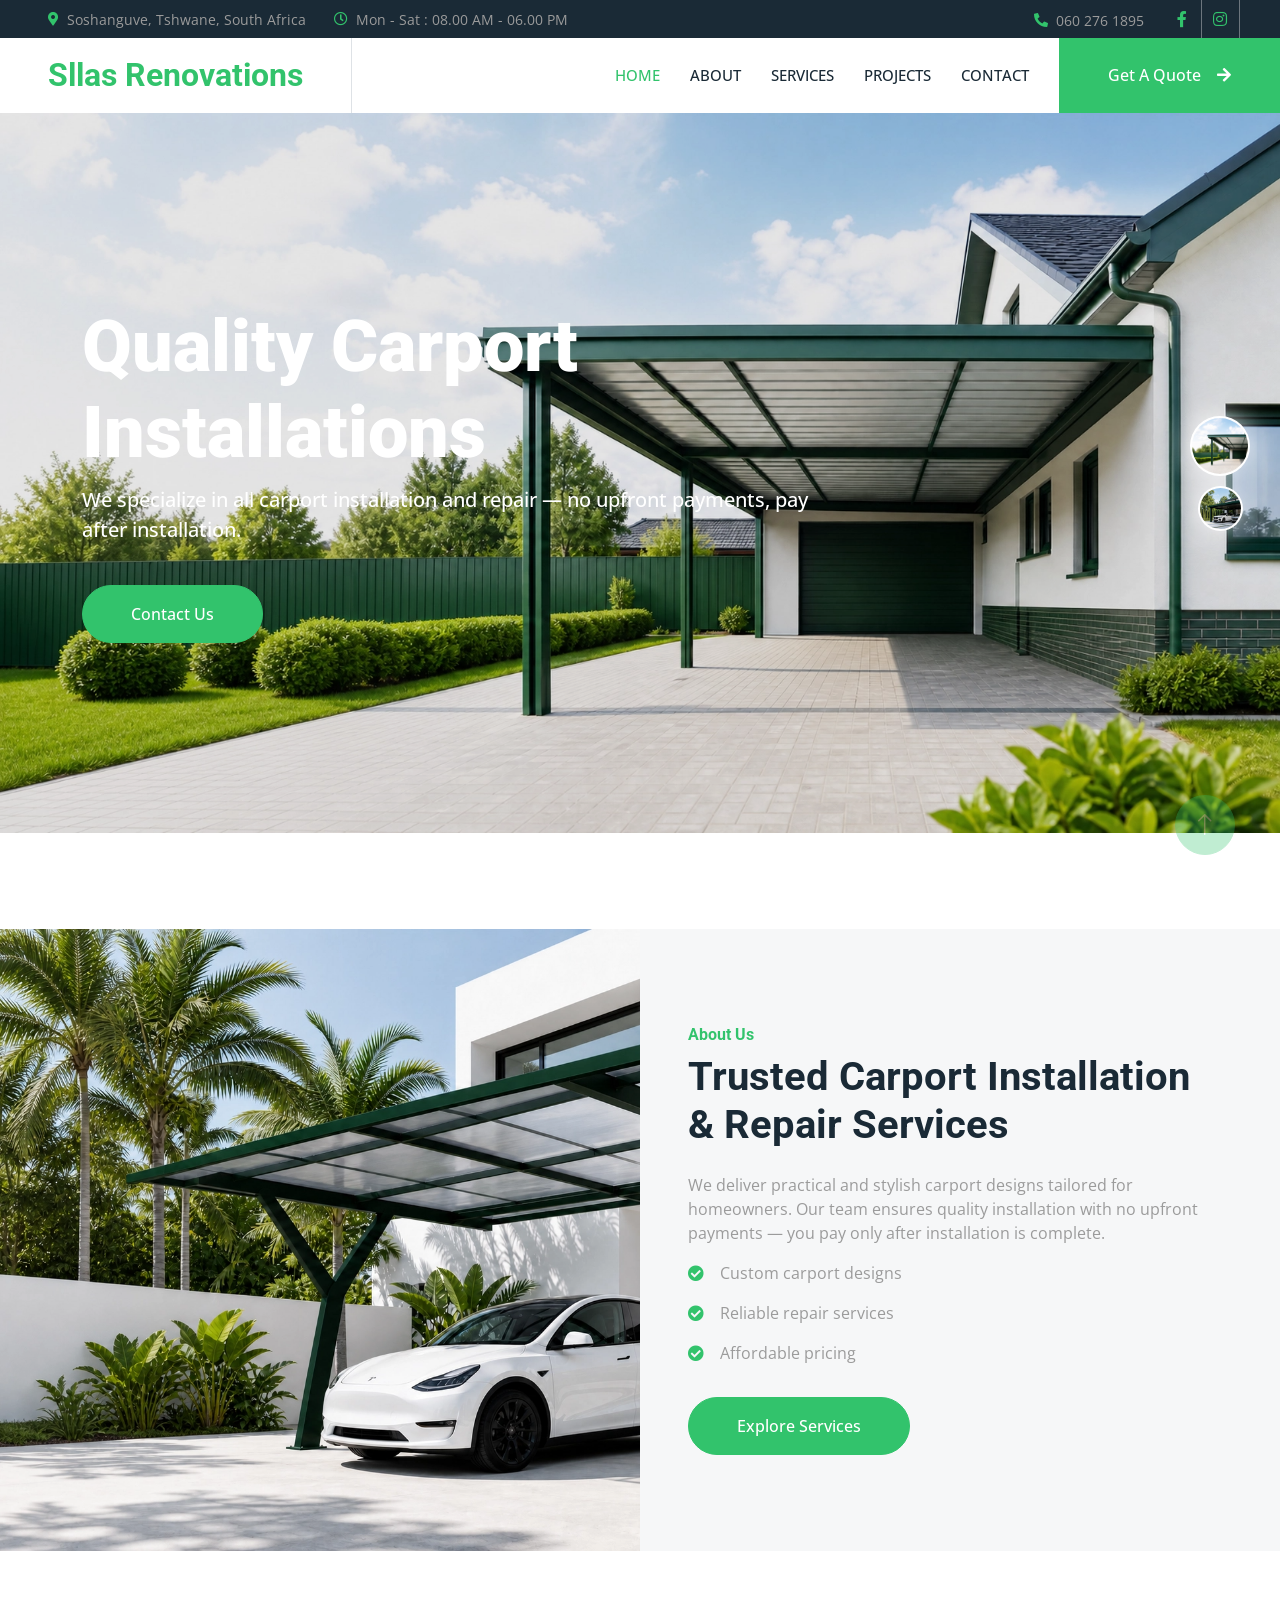
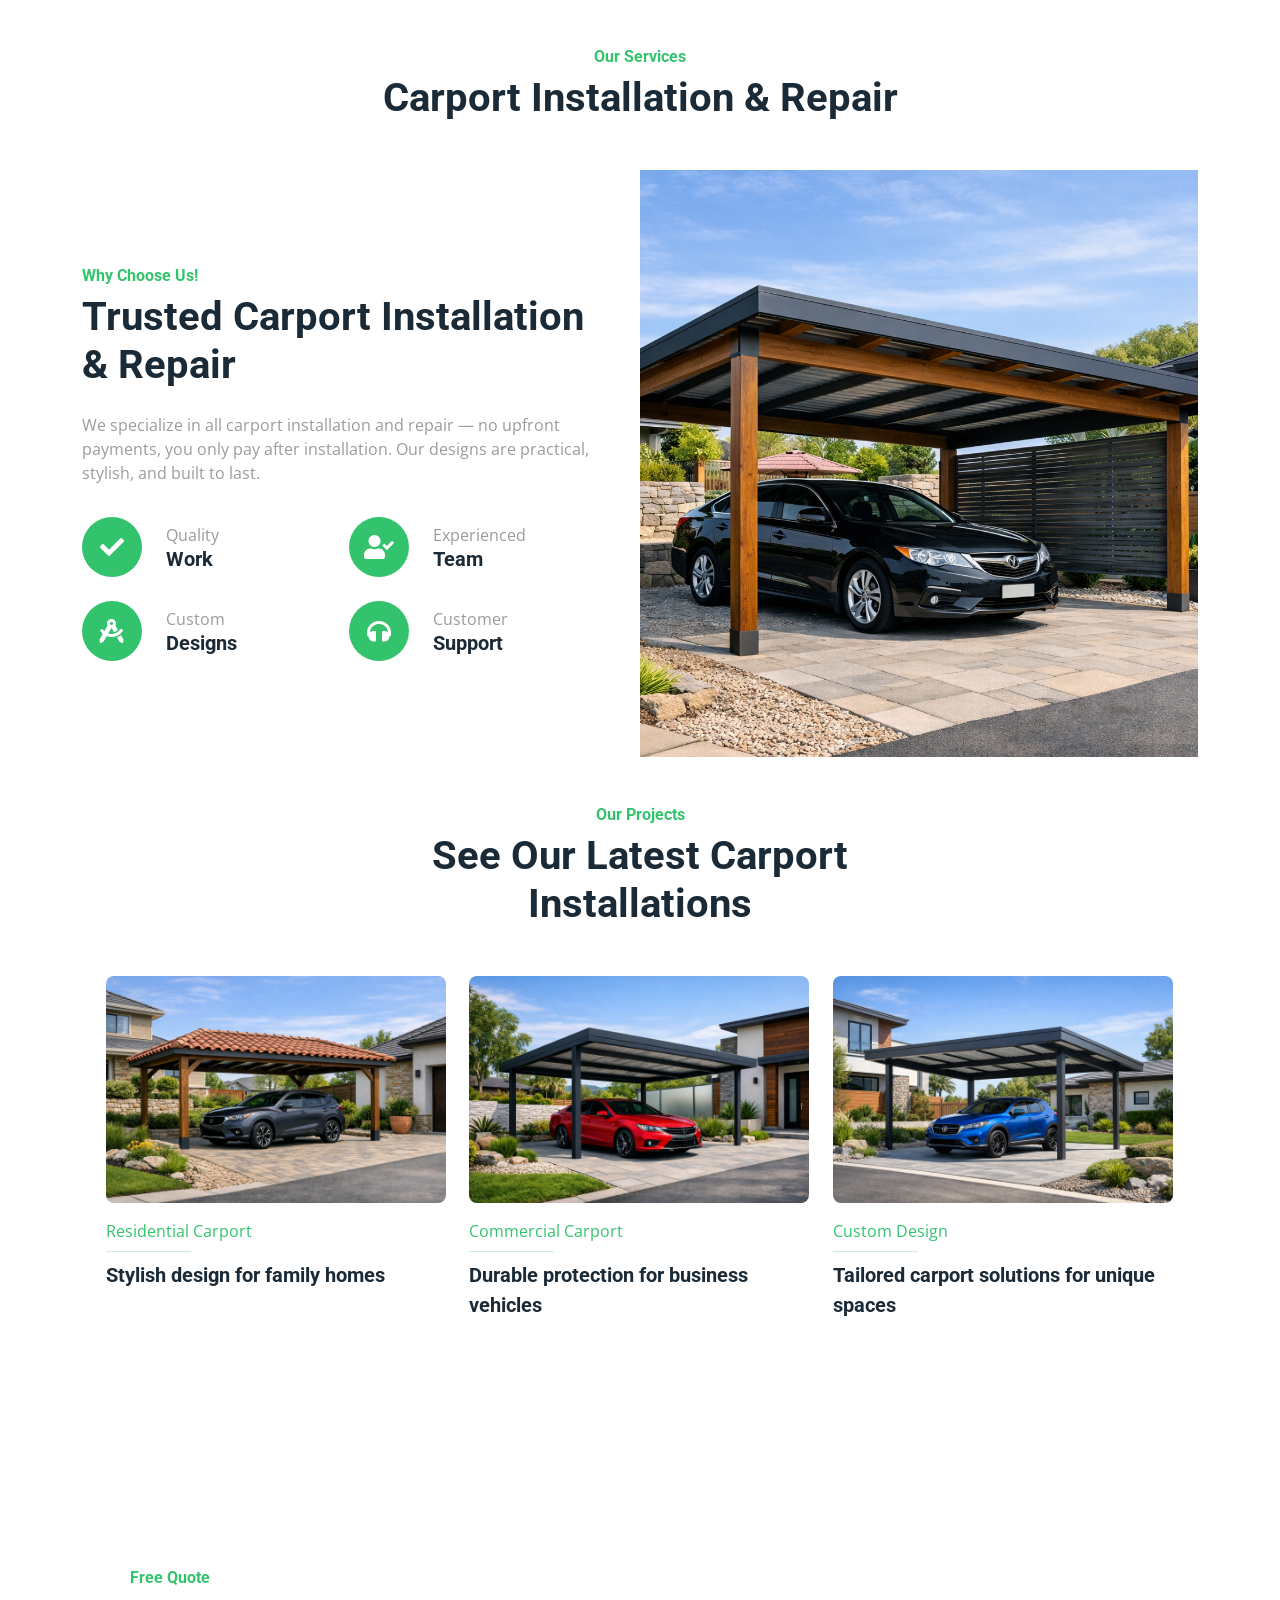
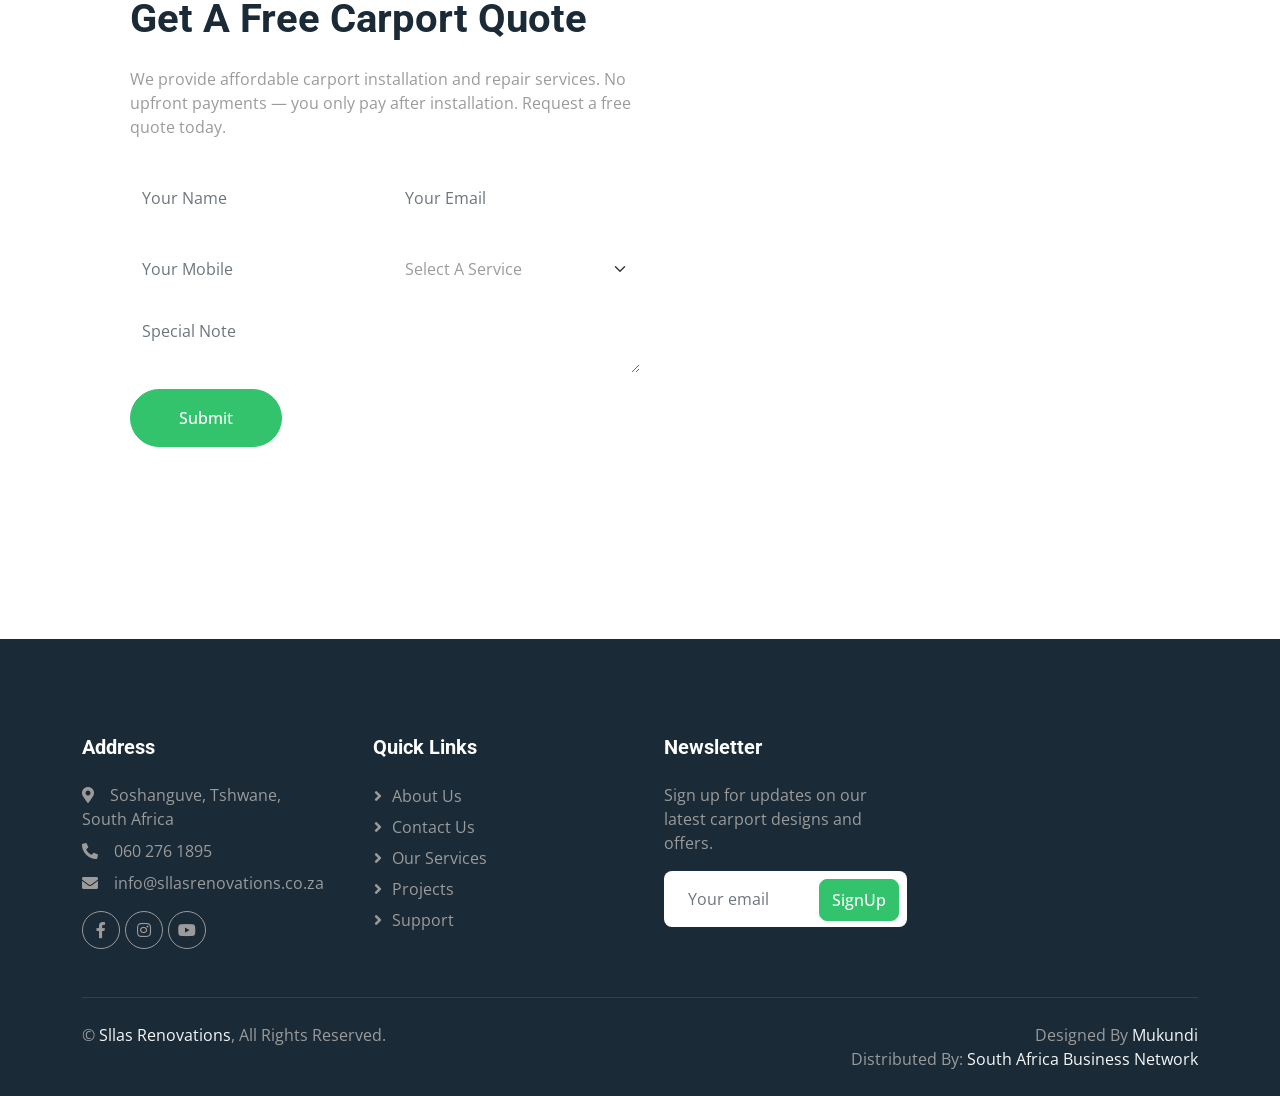
<file: index.html>
<!DOCTYPE html>
<html lang="en">

<head>
    <meta charset="utf-8">
    <title>Sllas Renovations</title>
    <meta content="width=device-width, initial-scale=1.0" name="viewport">
    <meta content="carport installation, carport repair, Soshanguve, Tshwane" name="keywords">
    <meta content="We specialize in carport installation and repair with no upfront payments. Pay after installation." name="description">

    <!-- Favicon -->
    <link href="img/favicon.ico" rel="icon">

    <!-- Google Web Fonts -->
    <link rel="preconnect" href="https://fonts.googleapis.com">
    <link rel="preconnect" href="https://fonts.gstatic.com" crossorigin>
    <link href="https://fonts.googleapis.com/css2?family=Open+Sans:wght@400;500&family=Roboto:wght@500;700;900&display=swap" rel="stylesheet"> 

    <!-- Icon Font Stylesheet -->
    <link href="https://cdnjs.cloudflare.com/ajax/libs/font-awesome/5.10.0/css/all.min.css" rel="stylesheet">
    <link href="https://cdn.jsdelivr.net/npm/bootstrap-icons@1.4.1/font/bootstrap-icons.css" rel="stylesheet">

    <!-- Libraries Stylesheet -->
    <link href="lib/animate/animate.min.css" rel="stylesheet">
    <link href="lib/owlcarousel/assets/owl.carousel.min.css" rel="stylesheet">
    <link href="lib/lightbox/css/lightbox.min.css" rel="stylesheet">

    <!-- Customized Bootstrap Stylesheet -->
    <link href="css/bootstrap.min.css" rel="stylesheet">

    <!-- Template Stylesheet -->
    <link href="css/style.css" rel="stylesheet">
</head>

<body>
    <!-- Topbar Start -->
    <div class="container-fluid bg-dark p-0">
        <div class="row gx-0 d-none d-lg-flex">
            <div class="col-lg-7 px-5 text-start">
                <div class="h-100 d-inline-flex align-items-center me-4">
                    <small class="fa fa-map-marker-alt text-primary me-2"></small>
                    <small>Soshanguve, Tshwane, South Africa</small>
                </div>
                <div class="h-100 d-inline-flex align-items-center">
                    <small class="far fa-clock text-primary me-2"></small>
                    <small>Mon - Sat : 08.00 AM - 06.00 PM</small>
                </div>
            </div>
            <div class="col-lg-5 px-5 text-end">
                <div class="h-100 d-inline-flex align-items-center me-4">
                    <small class="fa fa-phone-alt text-primary me-2"></small>
                    <small>060 276 1895</small>
                </div>
                <div class="h-100 d-inline-flex align-items-center mx-n2">
                    <a class="btn btn-square btn-link rounded-0 border-0 border-end border-secondary" href=""><i class="fab fa-facebook-f"></i></a>
                    <a class="btn btn-square btn-link rounded-0 border-0 border-end border-secondary" href=""><i class="fab fa-instagram"></i></a>
                </div>
            </div>
        </div>
    </div>
    <!-- Topbar End -->

    <!-- Navbar Start -->
    <nav class="navbar navbar-expand-lg bg-white navbar-light sticky-top p-0">
        <a href="index.html" class="navbar-brand d-flex align-items-center border-end px-4 px-lg-5">
            <h2 class="m-0 text-primary">Sllas Renovations</h2>
        </a>
        <button type="button" class="navbar-toggler me-4" data-bs-toggle="collapse" data-bs-target="#navbarCollapse">
            <span class="navbar-toggler-icon"></span>
        </button>
        <div class="collapse navbar-collapse" id="navbarCollapse">
            <div class="navbar-nav ms-auto p-4 p-lg-0">
                <a href="index.html" class="nav-item nav-link active">Home</a>
                <a href="about.html" class="nav-item nav-link">About</a>
                <a href="service.html" class="nav-item nav-link">Services</a>
                <a href="project.html" class="nav-item nav-link">Projects</a>
                <a href="contact.html" class="nav-item nav-link">Contact</a>
            </div>
            <a href="quote.html" class="btn btn-primary rounded-0 py-4 px-lg-5 d-none d-lg-block">Get A Quote<i class="fa fa-arrow-right ms-3"></i></a>
        </div>
    </nav>
    <!-- Navbar End -->

    <!-- Carousel Start -->
    <div class="container-fluid p-0 pb-5 wow fadeIn" data-wow-delay="0.1s">
        <div class="owl-carousel header-carousel position-relative">
            <div class="owl-carousel-item position-relative" data-dot="<img src='img/kjhn,.png'>">
                <img class="img-fluid" src="img/kjhn,.png" alt="Carport Installation">
                <div class="owl-carousel-inner">
                    <div class="container">
                        <div class="row justify-content-start">
                            <div class="col-10 col-lg-8">
                                <h1 class="display-2 text-white animated slideInDown">Quality Carport Installations</h1>
                                <p class="fs-5 fw-medium text-white mb-4 pb-3">We specialize in all carport installation and repair — no upfront payments, pay after installation.</p>
                                <a href="contact.html" class="btn btn-primary rounded-pill py-3 px-5 animated slideInLeft">Contact Us</a>
                            </div>
                        </div>
                    </div>
                </div>
            </div>
            <div class="owl-carousel-item position-relative" data-dot="<img src='img/jkhf.png  '>">
                <img class="img-fluid" src="img/jkhf.png" alt="Carport Repair">
                <div class="owl-carousel-inner">
                    <div class="container">
                        <div class="row justify-content-start">
                            <div class="col-10 col-lg-8">
                                <h1 class="display-2 text-white animated slideInDown">Reliable Carport Repairs</h1>
                                <p class="fs-5 fw-medium text-white mb-4 pb-3">We restore and maintain carports to keep them strong and stylish.</p>
                                <a href="service.html" class="btn btn-primary rounded-pill py-3 px-5 animated slideInLeft">Our Services</a>
                            </div>
                        </div>
                    </div>
                </div>
            </div>
        </div>
    </div>
    <!-- Carousel End -->

    <!-- About Start -->
    <div class="container-fluid bg-light overflow-hidden my-5 px-lg-0">
        <div class="container about px-lg-0">
            <div class="row g-0 mx-lg-0">
                <div class="col-lg-6 ps-lg-0 wow fadeIn" data-wow-delay="0.1s" style="min-height: 400px;">
                    <div class="position-relative h-100">
                        <img class="position-absolute img-fluid w-100 h-100" src="img/kkngg.png" style="object-fit: cover;" alt="About Sllas Renovations">
                    </div>
                </div>
                <div class="col-lg-6 about-text py-5 wow fadeIn" data-wow-delay="0.5s">
                    <div class="p-lg-5 pe-lg-0">
                        <h6 class="text-primary">About Us</h6>
                        <h1 class="mb-4">Trusted Carport Installation & Repair Services</h1>
                        <p>We deliver practical and stylish carport designs tailored for homeowners. Our team ensures quality installation with no upfront payments — you pay only after installation is complete.</p>
                        <p><i class="fa fa-check-circle text-primary me-3"></i>Custom carport designs</p>
                        <p><i class="fa fa-check-circle text-primary me-3"></i>Reliable repair services</p>
                        <p><i class="fa fa-check-circle text-primary me-3"></i>Affordable pricing</p>
                        <a href="service.html" class="btn btn-primary rounded-pill py-3 px-5 mt-3">Explore Services</a>
                    </div>
                </div>
            </div>
        </div>
    </div>
    <!-- About End -->

    <!-- Services Start -->
    <div class="container-xxl py-5">
        <div class="container">
            <div class="text-center mx-auto mb-5 wow fadeInUp" data-wow-delay="0.1s" style="max-width: 600px;">
                <h6 class="text-primary">Our Services</h6>
                <h1 class="mb-4">Carport Installation & Repair</h1>
            </div>
            <div class="
    <!-- Feature Start -->
<div class="container-fluid bg-light overflow-hidden my-5 px-lg-0">
    <div class="container feature px-lg-0">
        <div class="row g-0 mx-lg-0">
            <div class="col-lg-6 feature-text py-5 wow fadeIn" data-wow-delay="0.1s">
                <div class="p-lg-5 ps-lg-0">
                    <h6 class="text-primary">Why Choose Us!</h6>
                    <h1 class="mb-4">Trusted Carport Installation & Repair</h1>
                    <p class="mb-4 pb-2">We specialize in all carport installation and repair — no upfront payments, you only pay after installation. Our designs are practical, stylish, and built to last.</p>
                    <div class="row g-4">
                        <div class="col-6">
                            <div class="d-flex align-items-center">
                                <div class="btn-lg-square bg-primary rounded-circle">
                                    <i class="fa fa-check text-white"></i>
                                </div>
                                <div class="ms-4">
                                    <p class="mb-0">Quality</p>
                                    <h5 class="mb-0">Work</h5>
                                </div>
                            </div>
                        </div>
                        <div class="col-6">
                            <div class="d-flex align-items-center">
                                <div class="btn-lg-square bg-primary rounded-circle">
                                    <i class="fa fa-user-check text-white"></i>
                                </div>
                                <div class="ms-4">
                                    <p class="mb-0">Experienced</p>
                                    <h5 class="mb-0">Team</h5>
                                </div>
                            </div>
                        </div>
                        <div class="col-6">
                            <div class="d-flex align-items-center">
                                <div class="btn-lg-square bg-primary rounded-circle">
                                    <i class="fa fa-drafting-compass text-white"></i>
                                </div>
                                <div class="ms-4">
                                    <p class="mb-0">Custom</p>
                                    <h5 class="mb-0">Designs</h5>
                                </div>
                            </div>
                        </div>
                        <div class="col-6">
                            <div class="d-flex align-items-center">
                                <div class="btn-lg-square bg-primary rounded-circle">
                                    <i class="fa fa-headphones text-white"></i>
                                </div>
                                <div class="ms-4">
                                    <p class="mb-0">Customer</p>
                                    <h5 class="mb-0">Support</h5>
                                </div>
                            </div>
                        </div>
                    </div>
                </div>
            </div>
            <div class="col-lg-6 pe-lg-0 wow fadeIn" data-wow-delay="0.5s" style="min-height: 400px;">
                <div class="position-relative h-100">
                    <img class="position-absolute img-fluid w-100 h-100" src="img/Copilot_20260612_211254.png" style="object-fit: cover;" alt="Carport Installation">
                </div>
            </div>
        </div>
    </div>
</div>
<!-- Feature End -->

<!-- Projects Start -->
<div class="container-xxl py-5">
    <div class="container">
        <div class="text-center mx-auto mb-5 wow fadeInUp" data-wow-delay="0.1s" style="max-width: 600px;">
            <h6 class="text-primary">Our Projects</h6>
            <h1 class="mb-4">See Our Latest Carport Installations</h1>
        </div>
        <div class="row g-4 portfolio-container wow fadeInUp" data-wow-delay="0.5s">
            <div class="col-lg-4 col-md-6 portfolio-item">
                <div class="portfolio-img rounded overflow-hidden">
                    <img class="img-fluid" src="img/Copilot_20260612_211236.png" alt="Carport Project 1">
                    <div class="portfolio-btn">
                        <a class="btn btn-lg-square btn-outline-light rounded-circle mx-1" href="img/Copilot_20260612_211236.png" data-lightbox="portfolio"><i class="fa fa-eye"></i></a>
                    </div>
                </div>
                <div class="pt-3">
                    <p class="text-primary mb-0">Residential Carport</p>
                    <hr class="text-primary w-25 my-2">
                    <h5 class="lh-base">Stylish design for family homes</h5>
                </div>
            </div>
            <div class="col-lg-4 col-md-6 portfolio-item">
                <div class="portfolio-img rounded overflow-hidden">
                    <img class="img-fluid" src="img/Copilot_20260612_211240.png" alt="Carport Project 2">
                    <div class="portfolio-btn">
                        <a class="btn btn-lg-square btn-outline-light rounded-circle mx-1" href="img/Copilot_20260612_211240.png" data-lightbox="portfolio"><i class="fa fa-eye"></i></a>
                    </div>
                </div>
                <div class="pt-3">
                    <p class="text-primary mb-0">Commercial Carport</p>
                    <hr class="text-primary w-25 my-2">
                    <h5 class="lh-base">Durable protection for business vehicles</h5>
                </div>
            </div>
            <div class="col-lg-4 col-md-6 portfolio-item">
                <div class="portfolio-img rounded overflow-hidden">
                    <img class="img-fluid" src="img/Copilot_20260612_211242.png" alt="Carport Project 3">
                    <div class="portfolio-btn">
                        <a class="btn btn-lg-square btn-outline-light rounded-circle mx-1" href="img/Copilot_20260612_211242.png" data-lightbox="portfolio"><i class="fa fa-eye"></i></a>
                    </div>
                </div>
                <div class="pt-3">
                    <p class="text-primary mb-0">Custom Design</p>
                    <hr class="text-primary w-25 my-2">
                    <h5 class="lh-base">Tailored carport solutions for unique spaces</h5>
                </div>
            </div>
        </div>
    </div>
</div>
<!-- Projects End -->

<!-- Quote Start -->
<div class="container-fluid bg-primary overflow-hidden my-5 px-lg-0"></div>
            <div class="col-lg-6 quote-text py-5 wow fadeIn" data-wow-delay="0.5s">
                <div class="p-lg-5 pe-lg-0">
                    <h6 class="text-primary">Free Quote</h6>
                    <h1 class="mb-4">Get A Free Carport Quote</h1>
                    <p class="mb-4 pb-2">We provide affordable carport installation and repair services. No upfront payments — you only pay after installation. Request a free quote today.</p>
                    <form>
                        <div class="row g-3">
                            <div class="col-12 col-sm-6">
                                <input type="text" class="form-control border-0" placeholder="Your Name" style="height: 55px;">
                            </div>
                            <div class="col-12 col-sm-6">
                                <input type="email" class="form-control border-0" placeholder="Your Email" style="height: 55px;">
                            </div>
                            <div class="col-12 col-sm-6">
                                <input type="text" class="form-control border-0" placeholder="Your Mobile" style="height: 55px;">
                            </div>
                            <div class="col-12 col-sm-6">
                                <select class="form-select border-0" style="height: 55px;">
                                    <option selected>Select A Service</option>
                                    <option value="1">Carport Installation</option>
                                    <option value="2">Carport Repair</option>
                                    <option value="3">Custom Design</option>
                                </select>
                            </div>
                            <div class="col-12">
                                <textarea class="form-control border-0" placeholder="Special Note"></textarea>
                            </div>
                            <div class="col-12">
                                <button class="btn btn-primary rounded-pill py-3 px-5" type="submit">Submit</button>
                            </div>
                        </div>
                    </form>
                </div>
            </div>
        </div>
    </div>
</div>
<!-- Quote End -->


<!-- Testimonial End -->

<!-- Footer Start -->
<div class="container-fluid bg-dark text-body footer mt-5 pt-5 wow fadeIn" data-wow-delay="0.1s">
    <div class="container py-5">
        <div class="row g-5">
            <div class="col-lg-3 col-md-6">
                <h5 class="text-white mb-4">Address</h5>
                <p class="mb-2"><i class="fa fa-map-marker-alt me-3"></i>Soshanguve, Tshwane, South Africa</p>
                <p class="mb-2"><i class="fa fa-phone-alt me-3"></i>060 276 1895</p>
                <p class="mb-2"><i class="fa fa-envelope me-3"></i>info@sllasrenovations.co.za</p>
                <div class="d-flex pt-2">
                    <a class="btn btn-square btn-outline-light btn-social" href=""><i class="fab fa-facebook-f"></i></a>
                    <a class="btn btn-square btn-outline-light btn-social" href=""><i class="fab fa-instagram"></i></a>
                    <a class="btn btn-square btn-outline-light btn-social" href=""><i class="fab fa-youtube"></i></a>
                </div>
            </div>
            <div class="col-lg-3 col-md-6">
                <h5 class="text-white mb-4">Quick Links</h5>
                <a class="btn btn-link" href="">About Us</a>
                <a class="btn btn-link" href="">Contact Us</a>
                <a class="btn btn-link" href="">Our Services</a>
                <a class="btn btn-link" href="">Projects</a>
                <a class="btn btn-link" href="">Support</a>
            </div>
       
            <div class="col-lg-3 col-md-6">
                <h5 class="text-white mb-4">Newsletter</h5>
                <p>Sign up for updates on our latest carport designs and offers.</p>
                <div class="position-relative mx-auto" style="max-width: 400px;">
                    <input class="form-control border-0 w-100 py-3 ps-4 pe-5" type="text" placeholder="Your email">
                    <button type="button" class="btn btn-primary py-2 position-absolute top-0 end-0 mt-2 me-2">SignUp</button>
                </div>
            </div>
        </div>
    </div>
    <div class="container">
        <div class="copyright">
            <div class="row">
                <div class="col-md-6 text-center text-md-start mb-3 mb-md-0">
                    &copy; <a href="#">Sllas Renovations</a>, All Rights Reserved.
                </div>
                <div class="col-md-6 text-center text-md-end">
                    Designed By <a href="#">Mukundi</a>
                    <br>Distributed By: <a href="#">South Africa Business Network</a>
                </div>
            </div>
        </div>
    </div>
</div>
<!-- Footer End -->



    <!-- Back to Top -->
    <a href="#" class="btn btn-lg btn-primary btn-lg-square rounded-circle back-to-top"><i class="bi bi-arrow-up"></i></a>


    <!-- JavaScript Libraries -->
    <script src="https://code.jquery.com/jquery-3.4.1.min.js"></script>
    <script src="https://cdn.jsdelivr.net/npm/bootstrap@5.0.0/dist/js/bootstrap.bundle.min.js"></script>
    <script src="lib/wow/wow.min.js"></script>
    <script src="lib/easing/easing.min.js"></script>
    <script src="lib/waypoints/waypoints.min.js"></script>
    <script src="lib/counterup/counterup.min.js"></script>
    <script src="lib/owlcarousel/owl.carousel.min.js"></script>
    <script src="lib/isotope/isotope.pkgd.min.js"></script>
    <script src="lib/lightbox/js/lightbox.min.js"></script>

    <!-- Template Javascript -->
    <script src="js/main.js"></script>
</body>

</html>
</file>
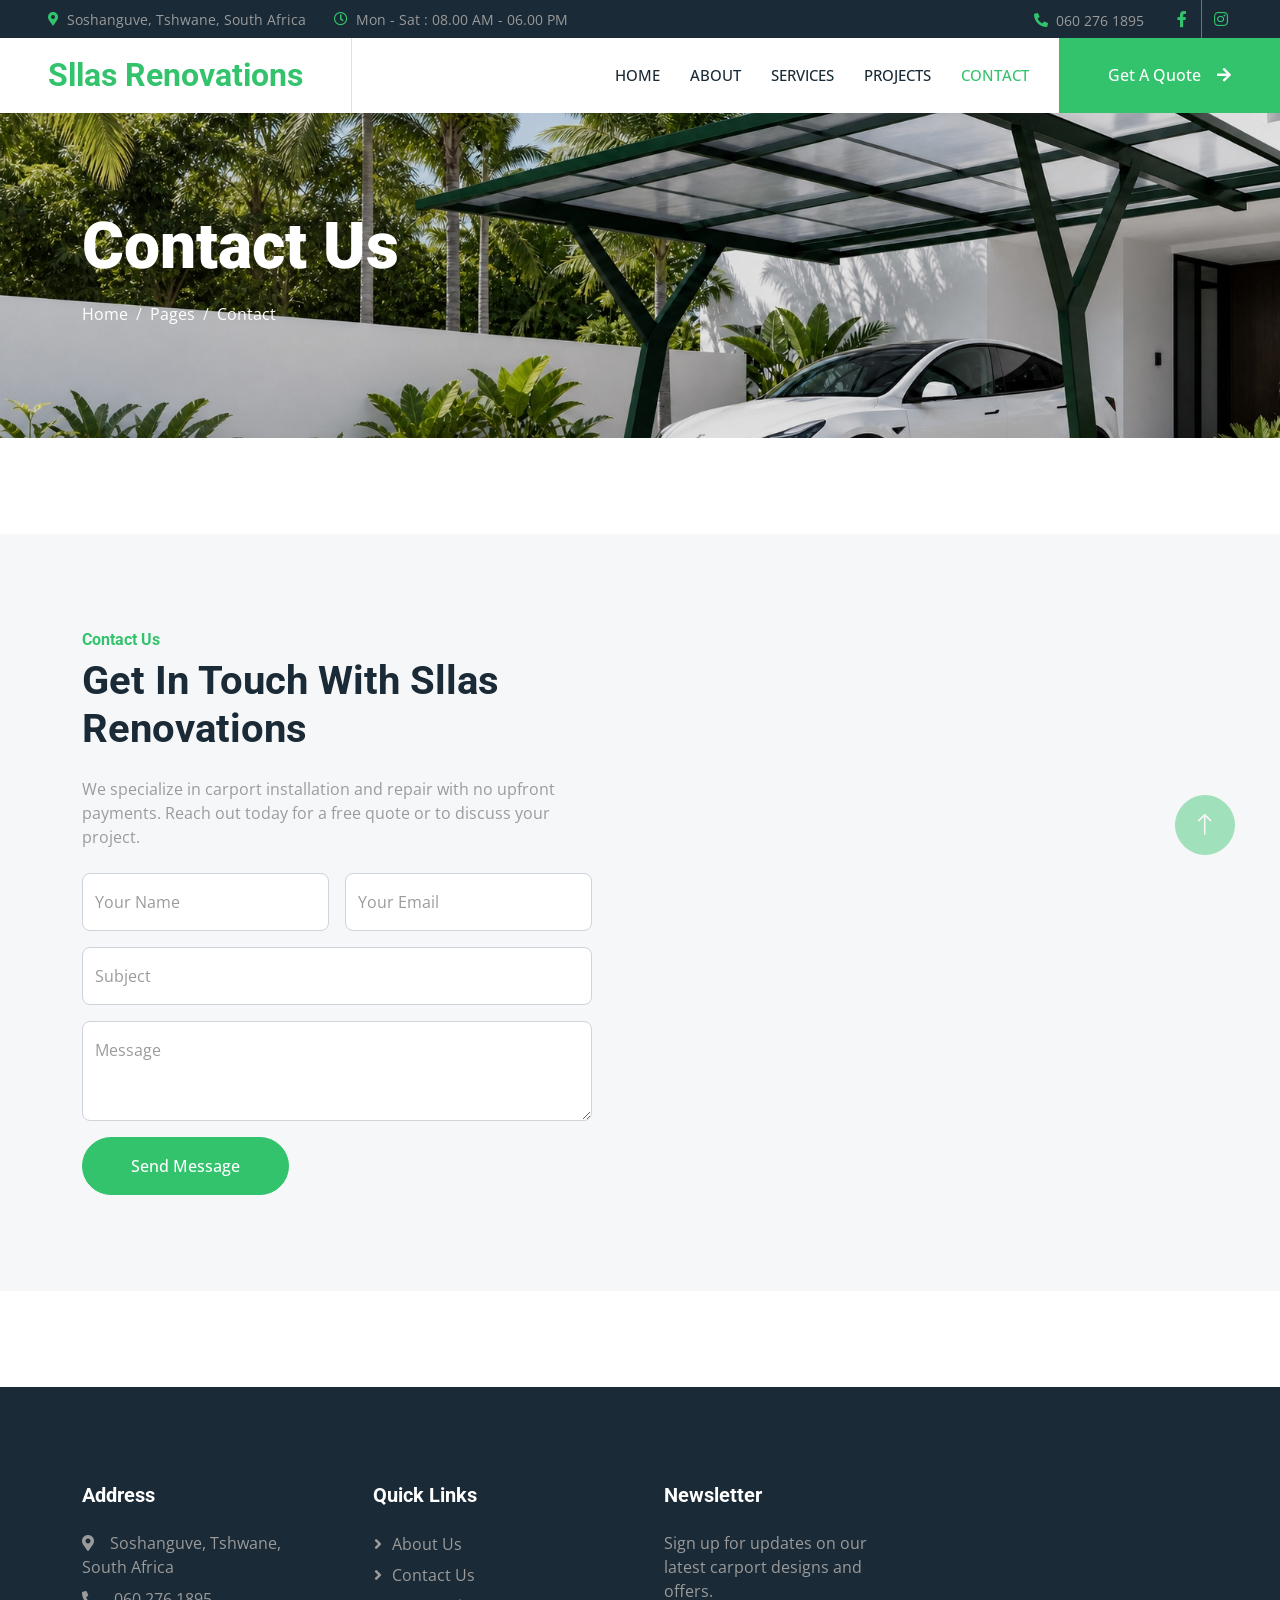
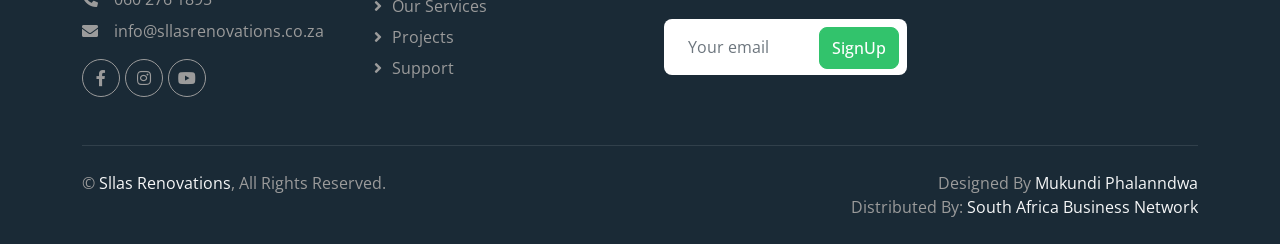
<file: contact.html>
<!DOCTYPE html>
<html lang="en">

<head>
    <meta charset="utf-8">
    <title>Sllas Renovations</title>
    <meta content="width=device-width, initial-scale=1.0" name="viewport">
    <meta content="" name="keywords">
    <meta content="" name="description">

    <!-- Favicon -->
    <link href="img/favicon.ico" rel="icon">

    <!-- Google Web Fonts -->
    <link rel="preconnect" href="https://fonts.googleapis.com">
    <link rel="preconnect" href="https://fonts.gstatic.com" crossorigin>
    <link href="https://fonts.googleapis.com/css2?family=Open+Sans:wght@400;500&family=Roboto:wght@500;700;900&display=swap" rel="stylesheet"> 

    <!-- Icon Font Stylesheet -->
    <link href="https://cdnjs.cloudflare.com/ajax/libs/font-awesome/5.10.0/css/all.min.css" rel="stylesheet">
    <link href="https://cdn.jsdelivr.net/npm/bootstrap-icons@1.4.1/font/bootstrap-icons.css" rel="stylesheet">

    <!-- Libraries Stylesheet -->
    <link href="lib/animate/animate.min.css" rel="stylesheet">
    <link href="lib/owlcarousel/assets/owl.carousel.min.css" rel="stylesheet">
    <link href="lib/lightbox/css/lightbox.min.css" rel="stylesheet">

    <!-- Customized Bootstrap Stylesheet -->
    <link href="css/bootstrap.min.css" rel="stylesheet">

    <!-- Template Stylesheet -->
    <link href="css/style.css" rel="stylesheet">
</head>

<body>
    <!-- Spinner Start -->
    <div id="spinner" class="show bg-white position-fixed translate-middle w-100 vh-100 top-50 start-50 d-flex align-items-center justify-content-center">
        <div class="spinner-border text-primary" style="width: 3rem; height: 3rem;" role="status">
            <span class="sr-only">Loading...</span>
        </div>
    </div>
    <!-- Spinner End -->

    <!-- Topbar Start -->
    <div class="container-fluid bg-dark p-0">
        <div class="row gx-0 d-none d-lg-flex">
            <div class="col-lg-7 px-5 text-start">
                <div class="h-100 d-inline-flex align-items-center me-4">
                    <small class="fa fa-map-marker-alt text-primary me-2"></small>
                    <small>Soshanguve, Tshwane, South Africa</small>
                </div>
                <div class="h-100 d-inline-flex align-items-center">
                    <small class="far fa-clock text-primary me-2"></small>
                    <small>Mon - Sat : 08.00 AM - 06.00 PM</small>
                </div>
            </div>
            <div class="col-lg-5 px-5 text-end">
                <div class="h-100 d-inline-flex align-items-center me-4">
                    <small class="fa fa-phone-alt text-primary me-2"></small>
                    <small>060 276 1895</small>
                </div>
                <div class="h-100 d-inline-flex align-items-center mx-n2">
                    <a class="btn btn-square btn-link rounded-0 border-0 border-end border-secondary" href=""><i class="fab fa-facebook-f"></i></a>
                    <a class="btn btn-square btn-link rounded-0" href=""><i class="fab fa-instagram"></i></a>
                </div>
            </div>
        </div>
    </div>
    <!-- Topbar End -->

    <!-- Navbar Start -->
    <nav class="navbar navbar-expand-lg bg-white navbar-light sticky-top p-0">
        <a href="index.html" class="navbar-brand d-flex align-items-center border-end px-4 px-lg-5">
            <h2 class="m-0 text-primary">Sllas Renovations</h2>
        </a>
        <button type="button" class="navbar-toggler me-4" data-bs-toggle="collapse" data-bs-target="#navbarCollapse">
            <span class="navbar-toggler-icon"></span>
        </button>
        <div class="collapse navbar-collapse" id="navbarCollapse">
            <div class="navbar-nav ms-auto p-4 p-lg-0">
                <a href="index.html" class="nav-item nav-link">Home</a>
                <a href="about.html" class="nav-item nav-link">About</a>
                <a href="service.html" class="nav-item nav-link">Services</a>
                <a href="project.html" class="nav-item nav-link">Projects</a>
                <div class="nav-item dropdown">

                    <div class="dropdown-menu bg-light m-0">
                        <a href="feature.html" class="dropdown-item">Why Choose Us</a>
                        <a href="quote.html" class="dropdown-item">Free Quote</a>
                        <a href="team.html" class="dropdown-item">Our Team</a>
                        <a href="testimonial.html" class="dropdown-item">Testimonials</a>
                        <a href="404.html" class="dropdown-item">404 Page</a>
                    </div>
                </div>
                <a href="contact.html" class="nav-item nav-link active">Contact</a>
            </div>
            <a href="quote.html" class="btn btn-primary rounded-0 py-4 px-lg-5 d-none d-lg-block">Get A Quote<i class="fa fa-arrow-right ms-3"></i></a>
        </div>
    </nav>
    <!-- Navbar End -->

    <!-- Page Header Start -->
    <div class="container-fluid page-header py-5 mb-5">
        <div class="container py-5">
            <h1 class="display-3 text-white mb-3 animated slideInDown">Contact Us</h1>
            <nav aria-label="breadcrumb animated slideInDown">
                <ol class="breadcrumb">
                    <li class="breadcrumb-item"><a class="text-white" href="#">Home</a></li>
                    <li class="breadcrumb-item"><a class="text-white" href="#">Pages</a></li>
                    <li class="breadcrumb-item text-white active" aria-current="page">Contact</li>
                </ol>
            </nav>
        </div>
    </div>
    <!-- Page Header End -->

    <!-- Contact Start -->
    <div class="container-fluid bg-light overflow-hidden px-lg-0" style="margin: 6rem 0;">
        <div class="container contact px-lg-0">
            <div class="row g-0 mx-lg-0">
                <div class="col-lg-6 contact-text py-5 wow fadeIn" data-wow-delay="0.5s">
                    <div class="p-lg-5 ps-lg-0">
                        <h6 class="text-primary">Contact Us</h6>
                        <h1 class="mb-4">Get In Touch With Sllas Renovations</h1>
                        <p class="mb-4">We specialize in carport installation and repair with no upfront payments. Reach out today for a free quote or to discuss your project.</p>
                        <form>
                            <div class="row g-3">
                                <div class="col-md-6">
                                    <div class="form-floating">
                                        <input type="text" class="form-control" id="name" placeholder="Your Name">
                                        <label for="name">Your Name</label>
                                    </div>
                                </div>
                                <div class="col-md-6">
                                    <div class="form-floating">
                                        <input type="email" class="form-control" id="email" placeholder="Your Email">
                                        <label for="email">Your Email</label>
                                    </div>
                                </div>
                                <div class="col-12">
                                    <div class="form-floating">
                                        <input type="text" class="form-control" id="subject" placeholder="Subject">
                                        <label for="subject">Subject</label>
                                    </div>
                                </div>
                                <div class="col-12">
                                    <div class="form-floating">
                                        <textarea class="form-control" placeholder="Leave a message here" id="message" style="height: 100px"></textarea>
                                        <label for="message">Message</label>
                                    </div>
                                </div>
                                <div class="col-12">
                                    <button class="btn btn-primary rounded-pill py-3 px-5" type="submit">Send Message</button>
                                </div>
                            </div>
                        </form>
                    </div>
                </div>
                <div class="col-lg-6 pe-lg-0" style="min-height: 400px;">
                    <div class="position-relative h-100">
                        <iframe class="position-absolute w-100 h-100" style="object-fit: cover;"
                        src="https://www.google.com/maps/embed?pb=!1m18!1m12!1m3!1d3579.123456789!2d28.100!3d-25.600!2m3!1f0!2f0!3f0!3m2!1i1024!2i768!4f13.1!3m3!1m2!1s0x1e9567abcd12345%3A0x9876543210!2sSoshanguve%2C%20Tshwane%2C%20South%20Africa!5e0!3m2!1sen!2sza!4v1718200000000!5m2!1sen!2sza"
                        frameborder="0" allowfullscreen="" aria-hidden="false"
                        tabindex="0"></iframe>
                    </div>
                </div>
            </div>
        </div>
    </div>
    <!-- Contact End -->
<!-- Footer Start -->
<div class="container-fluid bg-dark text-body footer mt-5 pt-5 wow fadeIn" data-wow-delay="0.1s">
    <div class="container py-5">
        <div class="row g-5">
            <div class="col-lg-3 col-md-6">
                <h5 class="text-white mb-4">Address</h5>
                <p class="mb-2"><i class="fa fa-map-marker-alt me-3"></i>Soshanguve, Tshwane, South Africa</p>
                <p class="mb-2"><i class="fa fa-phone-alt me-3"></i>060 276 1895</p>
                <p class="mb-2"><i class="fa fa-envelope me-3"></i>info@sllasrenovations.co.za</p>
                <div class="d-flex pt-2">
                    <a class="btn btn-square btn-outline-light btn-social" href=""><i class="fab fa-facebook-f"></i></a>
                    <a class="btn btn-square btn-outline-light btn-social" href=""><i class="fab fa-instagram"></i></a>
                    <a class="btn btn-square btn-outline-light btn-social" href=""><i class="fab fa-youtube"></i></a>
                </div>
            </div>
            <div class="col-lg-3 col-md-6">
                <h5 class="text-white mb-4">Quick Links</h5>
                <a class="btn btn-link" href="">About Us</a>
                <a class="btn btn-link" href="">Contact Us</a>
                <a class="btn btn-link" href="">Our Services</a>
                <a class="btn btn-link" href="">Projects</a>
                <a class="btn btn-link" href="">Support</a>
            </div>
          
            <div class="col-lg-3 col-md-6">
                <h5 class="text-white mb-4">Newsletter</h5>
                <p>Sign up for updates on our latest carport designs and offers.</p>
                <div class="position-relative mx-auto" style="max-width: 400px;">
                    <input class="form-control border-0 w-100 py-3 ps-4 pe-5" type="text" placeholder="Your email">
                    <button type="button" class="btn btn-primary py-2 position-absolute top-0 end-0 mt-2 me-2">SignUp</button>
                </div>
            </div>
        </div>
    </div>
    <div class="container">
        <div class="copyright">
            <div class="row">
                <div class="col-md-6 text-center text-md-start mb-3 mb-md-0">
                    &copy; <a href="#">Sllas Renovations</a>, All Rights Reserved.
                </div>
                <div class="col-md-6 text-center text-md-end">
                     Designed By <a href="#">Mukundi Phalanndwa</a>
                    <br>Distributed By: <a href="#">South Africa Business Network</a>
                </div>
            </div>
        </div>
    </div>
</div>
<!-- Footer End -->


    <!-- Back to Top -->
    <a href="#" class="btn btn-lg btn-primary btn-lg-square rounded-circle back-to-top"><i class="bi bi-arrow-up"></i></a>


    <!-- JavaScript Libraries -->
    <script src="https://code.jquery.com/jquery-3.4.1.min.js"></script>
    <script src="https://cdn.jsdelivr.net/npm/bootstrap@5.0.0/dist/js/bootstrap.bundle.min.js"></script>
    <script src="lib/wow/wow.min.js"></script>
    <script src="lib/easing/easing.min.js"></script>
    <script src="lib/waypoints/waypoints.min.js"></script>
    <script src="lib/counterup/counterup.min.js"></script>
    <script src="lib/owlcarousel/owl.carousel.min.js"></script>
    <script src="lib/isotope/isotope.pkgd.min.js"></script>
    <script src="lib/lightbox/js/lightbox.min.js"></script>

    <!-- Template Javascript -->
    <script src="js/main.js"></script>
</body>

</html>
</file>
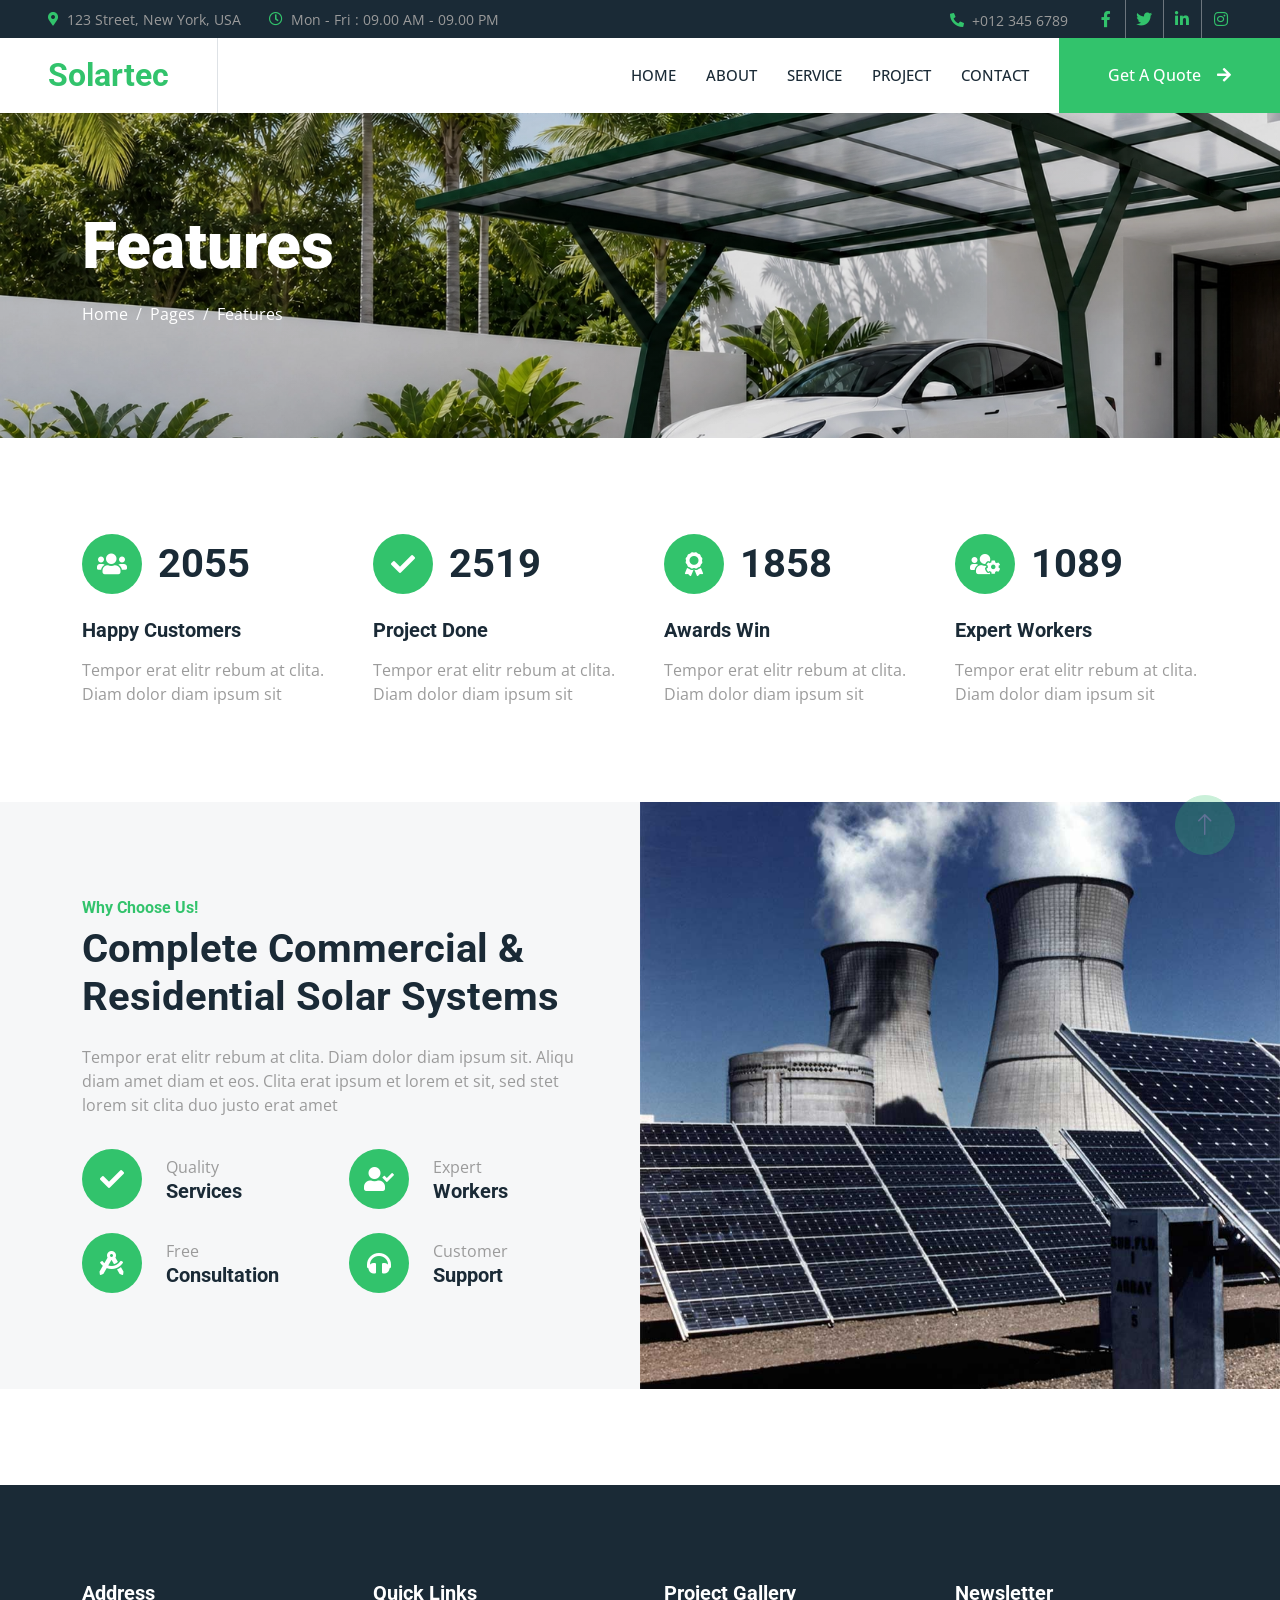
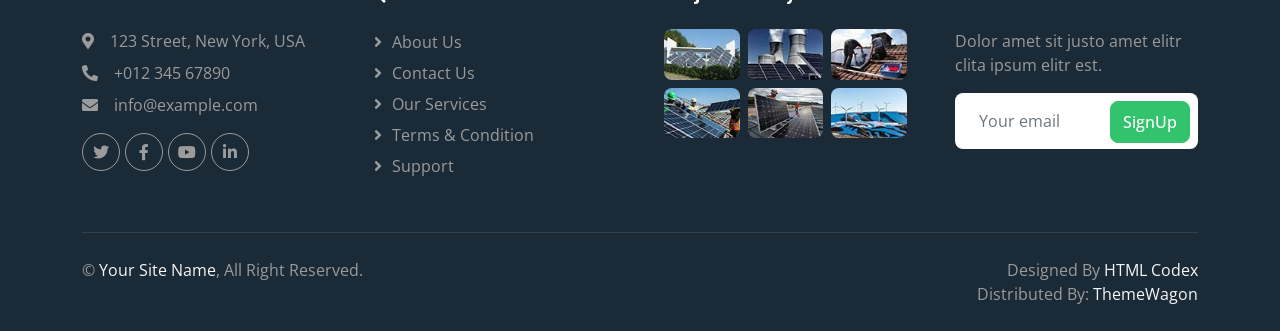
<file: feature.html>
<!DOCTYPE html>
<html lang="en">

<head>
    <meta charset="utf-8">
    <title>Solartec - Renewable Energy Website Template</title>
    <meta content="width=device-width, initial-scale=1.0" name="viewport">
    <meta content="" name="keywords">
    <meta content="" name="description">

    <!-- Favicon -->
    <link href="img/favicon.ico" rel="icon">

    <!-- Google Web Fonts -->
    <link rel="preconnect" href="https://fonts.googleapis.com">
    <link rel="preconnect" href="https://fonts.gstatic.com" crossorigin>
    <link href="https://fonts.googleapis.com/css2?family=Open+Sans:wght@400;500&family=Roboto:wght@500;700;900&display=swap" rel="stylesheet"> 

    <!-- Icon Font Stylesheet -->
    <link href="https://cdnjs.cloudflare.com/ajax/libs/font-awesome/5.10.0/css/all.min.css" rel="stylesheet">
    <link href="https://cdn.jsdelivr.net/npm/bootstrap-icons@1.4.1/font/bootstrap-icons.css" rel="stylesheet">

    <!-- Libraries Stylesheet -->
    <link href="lib/animate/animate.min.css" rel="stylesheet">
    <link href="lib/owlcarousel/assets/owl.carousel.min.css" rel="stylesheet">
    <link href="lib/lightbox/css/lightbox.min.css" rel="stylesheet">

    <!-- Customized Bootstrap Stylesheet -->
    <link href="css/bootstrap.min.css" rel="stylesheet">

    <!-- Template Stylesheet -->
    <link href="css/style.css" rel="stylesheet">
</head>

<body>
    <!-- Spinner Start -->
    <div id="spinner" class="show bg-white position-fixed translate-middle w-100 vh-100 top-50 start-50 d-flex align-items-center justify-content-center">
        <div class="spinner-border text-primary" style="width: 3rem; height: 3rem;" role="status">
            <span class="sr-only">Loading...</span>
        </div>
    </div>
    <!-- Spinner End -->


    <!-- Topbar Start -->
    <div class="container-fluid bg-dark p-0">
        <div class="row gx-0 d-none d-lg-flex">
            <div class="col-lg-7 px-5 text-start">
                <div class="h-100 d-inline-flex align-items-center me-4">
                    <small class="fa fa-map-marker-alt text-primary me-2"></small>
                    <small>123 Street, New York, USA</small>
                </div>
                <div class="h-100 d-inline-flex align-items-center">
                    <small class="far fa-clock text-primary me-2"></small>
                    <small>Mon - Fri : 09.00 AM - 09.00 PM</small>
                </div>
            </div>
            <div class="col-lg-5 px-5 text-end">
                <div class="h-100 d-inline-flex align-items-center me-4">
                    <small class="fa fa-phone-alt text-primary me-2"></small>
                    <small>+012 345 6789</small>
                </div>
                <div class="h-100 d-inline-flex align-items-center mx-n2">
                    <a class="btn btn-square btn-link rounded-0 border-0 border-end border-secondary" href=""><i class="fab fa-facebook-f"></i></a>
                    <a class="btn btn-square btn-link rounded-0 border-0 border-end border-secondary" href=""><i class="fab fa-twitter"></i></a>
                    <a class="btn btn-square btn-link rounded-0 border-0 border-end border-secondary" href=""><i class="fab fa-linkedin-in"></i></a>
                    <a class="btn btn-square btn-link rounded-0" href=""><i class="fab fa-instagram"></i></a>
                </div>
            </div>
        </div>
    </div>
    <!-- Topbar End -->


    <!-- Navbar Start -->
    <nav class="navbar navbar-expand-lg bg-white navbar-light sticky-top p-0">
        <a href="index.html" class="navbar-brand d-flex align-items-center border-end px-4 px-lg-5">
            <h2 class="m-0 text-primary">Solartec</h2>
        </a>
        <button type="button" class="navbar-toggler me-4" data-bs-toggle="collapse" data-bs-target="#navbarCollapse">
            <span class="navbar-toggler-icon"></span>
        </button>
        <div class="collapse navbar-collapse" id="navbarCollapse">
            <div class="navbar-nav ms-auto p-4 p-lg-0">
                <a href="index.html" class="nav-item nav-link">Home</a>
                <a href="about.html" class="nav-item nav-link">About</a>
                <a href="service.html" class="nav-item nav-link">Service</a>
                <a href="project.html" class="nav-item nav-link">Project</a>
                <div class="nav-item dropdown">
         
                    <div class="dropdown-menu bg-light m-0">
                        <a href="feature.html" class="dropdown-item active">Feature</a>
                        <a href="quote.html" class="dropdown-item">Free Quote</a>
                        <a href="team.html" class="dropdown-item">Our Team</a>
                        <a href="testimonial.html" class="dropdown-item">Testimonial</a>
                        <a href="404.html" class="dropdown-item">404 Page</a>
                    </div>
                </div>
                <a href="contact.html" class="nav-item nav-link">Contact</a>
            </div>
            <a href="" class="btn btn-primary rounded-0 py-4 px-lg-5 d-none d-lg-block">Get A Quote<i class="fa fa-arrow-right ms-3"></i></a>
        </div>
    </nav>
    <!-- Navbar End -->


    <!-- Page Header Start -->
    <div class="container-fluid page-header py-5 mb-5">
        <div class="container py-5">
            <h1 class="display-3 text-white mb-3 animated slideInDown">Features</h1>
            <nav aria-label="breadcrumb animated slideInDown">
                <ol class="breadcrumb">
                    <li class="breadcrumb-item"><a class="text-white" href="#">Home</a></li>
                    <li class="breadcrumb-item"><a class="text-white" href="#">Pages</a></li>
                    <li class="breadcrumb-item text-white active" aria-current="page">Features</li>
                </ol>
            </nav>
        </div>
    </div>
    <!-- Page Header End -->


    <!-- Feature Start -->
    <div class="container-xxl py-5">
        <div class="container">
            <div class="row g-5">
                <div class="col-md-6 col-lg-3 wow fadeIn" data-wow-delay="0.1s">
                    <div class="d-flex align-items-center mb-4">
                        <div class="btn-lg-square bg-primary rounded-circle me-3">
                            <i class="fa fa-users text-white"></i>
                        </div>
                        <h1 class="mb-0" data-toggle="counter-up">3453</h1>
                    </div>
                    <h5 class="mb-3">Happy Customers</h5>
                    <span>Tempor erat elitr rebum at clita. Diam dolor diam ipsum sit</span>
                </div>
                <div class="col-md-6 col-lg-3 wow fadeIn" data-wow-delay="0.3s">
                    <div class="d-flex align-items-center mb-4">
                        <div class="btn-lg-square bg-primary rounded-circle me-3">
                            <i class="fa fa-check text-white"></i>
                        </div>
                        <h1 class="mb-0" data-toggle="counter-up">4234</h1>
                    </div>
                    <h5 class="mb-3">Project Done</h5>
                    <span>Tempor erat elitr rebum at clita. Diam dolor diam ipsum sit</span>
                </div>
                <div class="col-md-6 col-lg-3 wow fadeIn" data-wow-delay="0.5s">
                    <div class="d-flex align-items-center mb-4">
                        <div class="btn-lg-square bg-primary rounded-circle me-3">
                            <i class="fa fa-award text-white"></i>
                        </div>
                        <h1 class="mb-0" data-toggle="counter-up">3123</h1>
                    </div>
                    <h5 class="mb-3">Awards Win</h5>
                    <span>Tempor erat elitr rebum at clita. Diam dolor diam ipsum sit</span>
                </div>
                <div class="col-md-6 col-lg-3 wow fadeIn" data-wow-delay="0.7s">
                    <div class="d-flex align-items-center mb-4">
                        <div class="btn-lg-square bg-primary rounded-circle me-3">
                            <i class="fa fa-users-cog text-white"></i>
                        </div>
                        <h1 class="mb-0" data-toggle="counter-up">1831</h1>
                    </div>
                    <h5 class="mb-3">Expert Workers</h5>
                    <span>Tempor erat elitr rebum at clita. Diam dolor diam ipsum sit</span>
                </div>
            </div>
        </div>
    </div>
    <!-- Feature Start -->


    <!-- Feature Start -->
    <div class="container-fluid bg-light overflow-hidden my-5 px-lg-0">
        <div class="container feature px-lg-0">
            <div class="row g-0 mx-lg-0">
                <div class="col-lg-6 feature-text py-5 wow fadeIn" data-wow-delay="0.1s">
                    <div class="p-lg-5 ps-lg-0">
                        <h6 class="text-primary">Why Choose Us!</h6>
                        <h1 class="mb-4">Complete Commercial & Residential Solar Systems</h1>
                        <p class="mb-4 pb-2">Tempor erat elitr rebum at clita. Diam dolor diam ipsum sit. Aliqu diam amet diam et eos. Clita erat ipsum et lorem et sit, sed stet lorem sit clita duo justo erat amet</p>
                        <div class="row g-4">
                            <div class="col-6">
                                <div class="d-flex align-items-center">
                                    <div class="btn-lg-square bg-primary rounded-circle">
                                        <i class="fa fa-check text-white"></i>
                                    </div>
                                    <div class="ms-4">
                                        <p class="mb-0">Quality</p>
                                        <h5 class="mb-0">Services</h5>
                                    </div>
                                </div>
                            </div>
                            <div class="col-6">
                                <div class="d-flex align-items-center">
                                    <div class="btn-lg-square bg-primary rounded-circle">
                                        <i class="fa fa-user-check text-white"></i>
                                    </div>
                                    <div class="ms-4">
                                        <p class="mb-0">Expert</p>
                                        <h5 class="mb-0">Workers</h5>
                                    </div>
                                </div>
                            </div>
                            <div class="col-6">
                                <div class="d-flex align-items-center">
                                    <div class="btn-lg-square bg-primary rounded-circle">
                                        <i class="fa fa-drafting-compass text-white"></i>
                                    </div>
                                    <div class="ms-4">
                                        <p class="mb-0">Free</p>
                                        <h5 class="mb-0">Consultation</h5>
                                    </div>
                                </div>
                            </div>
                            <div class="col-6">
                                <div class="d-flex align-items-center">
                                    <div class="btn-lg-square bg-primary rounded-circle">
                                        <i class="fa fa-headphones text-white"></i>
                                    </div>
                                    <div class="ms-4">
                                        <p class="mb-0">Customer</p>
                                        <h5 class="mb-0">Support</h5>
                                    </div>
                                </div>
                            </div>
                        </div>
                    </div>
                </div>
                <div class="col-lg-6 pe-lg-0 wow fadeIn" data-wow-delay="0.5s" style="min-height: 400px;">
                    <div class="position-relative h-100">
                        <img class="position-absolute img-fluid w-100 h-100" src="img/feature.jpg" style="object-fit: cover;" alt="">
                    </div>
                </div>
            </div>
        </div>
    </div>
    <!-- Feature End -->
        

    <!-- Footer Start -->
    <div class="container-fluid bg-dark text-body footer pt-5 wow fadeIn" data-wow-delay="0.1s" style="margin-top: 6rem;">
        <div class="container py-5">
            <div class="row g-5">
                <div class="col-lg-3 col-md-6">
                    <h5 class="text-white mb-4">Address</h5>
                    <p class="mb-2"><i class="fa fa-map-marker-alt me-3"></i>123 Street, New York, USA</p>
                    <p class="mb-2"><i class="fa fa-phone-alt me-3"></i>+012 345 67890</p>
                    <p class="mb-2"><i class="fa fa-envelope me-3"></i>info@example.com</p>
                    <div class="d-flex pt-2">
                        <a class="btn btn-square btn-outline-light btn-social" href=""><i class="fab fa-twitter"></i></a>
                        <a class="btn btn-square btn-outline-light btn-social" href=""><i class="fab fa-facebook-f"></i></a>
                        <a class="btn btn-square btn-outline-light btn-social" href=""><i class="fab fa-youtube"></i></a>
                        <a class="btn btn-square btn-outline-light btn-social" href=""><i class="fab fa-linkedin-in"></i></a>
                    </div>
                </div>
                <div class="col-lg-3 col-md-6">
                    <h5 class="text-white mb-4">Quick Links</h5>
                    <a class="btn btn-link" href="">About Us</a>
                    <a class="btn btn-link" href="">Contact Us</a>
                    <a class="btn btn-link" href="">Our Services</a>
                    <a class="btn btn-link" href="">Terms & Condition</a>
                    <a class="btn btn-link" href="">Support</a>
                </div>
                <div class="col-lg-3 col-md-6">
                    <h5 class="text-white mb-4">Project Gallery</h5>
                    <div class="row g-2">
                        <div class="col-4">
                            <img class="img-fluid rounded" src="img/gallery-1.jpg" alt="">
                        </div>
                        <div class="col-4">
                            <img class="img-fluid rounded" src="img/gallery-2.jpg" alt="">
                        </div>
                        <div class="col-4">
                            <img class="img-fluid rounded" src="img/gallery-3.jpg" alt="">
                        </div>
                        <div class="col-4">
                            <img class="img-fluid rounded" src="img/gallery-4.jpg" alt="">
                        </div>
                        <div class="col-4">
                            <img class="img-fluid rounded" src="img/gallery-5.jpg" alt="">
                        </div>
                        <div class="col-4">
                            <img class="img-fluid rounded" src="img/gallery-6.jpg" alt="">
                        </div>
                    </div>
                </div>
                <div class="col-lg-3 col-md-6">
                    <h5 class="text-white mb-4">Newsletter</h5>
                    <p>Dolor amet sit justo amet elitr clita ipsum elitr est.</p>
                    <div class="position-relative mx-auto" style="max-width: 400px;">
                        <input class="form-control border-0 w-100 py-3 ps-4 pe-5" type="text" placeholder="Your email">
                        <button type="button" class="btn btn-primary py-2 position-absolute top-0 end-0 mt-2 me-2">SignUp</button>
                    </div>
                </div>
            </div>
        </div>
        <div class="container">
            <div class="copyright">
                <div class="row">
                    <div class="col-md-6 text-center text-md-start mb-3 mb-md-0">
                        &copy; <a href="#">Your Site Name</a>, All Right Reserved.
                    </div>
                    <div class="col-md-6 text-center text-md-end">
                        <!--/*** This template is free as long as you keep the footer author’s credit link/attribution link/backlink. If you'd like to use the template without the footer author’s credit link/attribution link/backlink, you can purchase the Credit Removal License from "https://htmlcodex.com/credit-removal". Thank you for your support. ***/-->
                        Designed By <a href="https://htmlcodex.com">HTML Codex</a>
                        <br>Distributed By: <a href="https://themewagon.com" target="_blank">ThemeWagon</a>
                    </div>
                </div>
            </div>
        </div>
    </div>
    <!-- Footer End -->


    <!-- Back to Top -->
    <a href="#" class="btn btn-lg btn-primary btn-lg-square rounded-circle back-to-top"><i class="bi bi-arrow-up"></i></a>


    <!-- JavaScript Libraries -->
    <script src="https://code.jquery.com/jquery-3.4.1.min.js"></script>
    <script src="https://cdn.jsdelivr.net/npm/bootstrap@5.0.0/dist/js/bootstrap.bundle.min.js"></script>
    <script src="lib/wow/wow.min.js"></script>
    <script src="lib/easing/easing.min.js"></script>
    <script src="lib/waypoints/waypoints.min.js"></script>
    <script src="lib/counterup/counterup.min.js"></script>
    <script src="lib/owlcarousel/owl.carousel.min.js"></script>
    <script src="lib/isotope/isotope.pkgd.min.js"></script>
    <script src="lib/lightbox/js/lightbox.min.js"></script>

    <!-- Template Javascript -->
    <script src="js/main.js"></script>
</body>

</html>
</file>
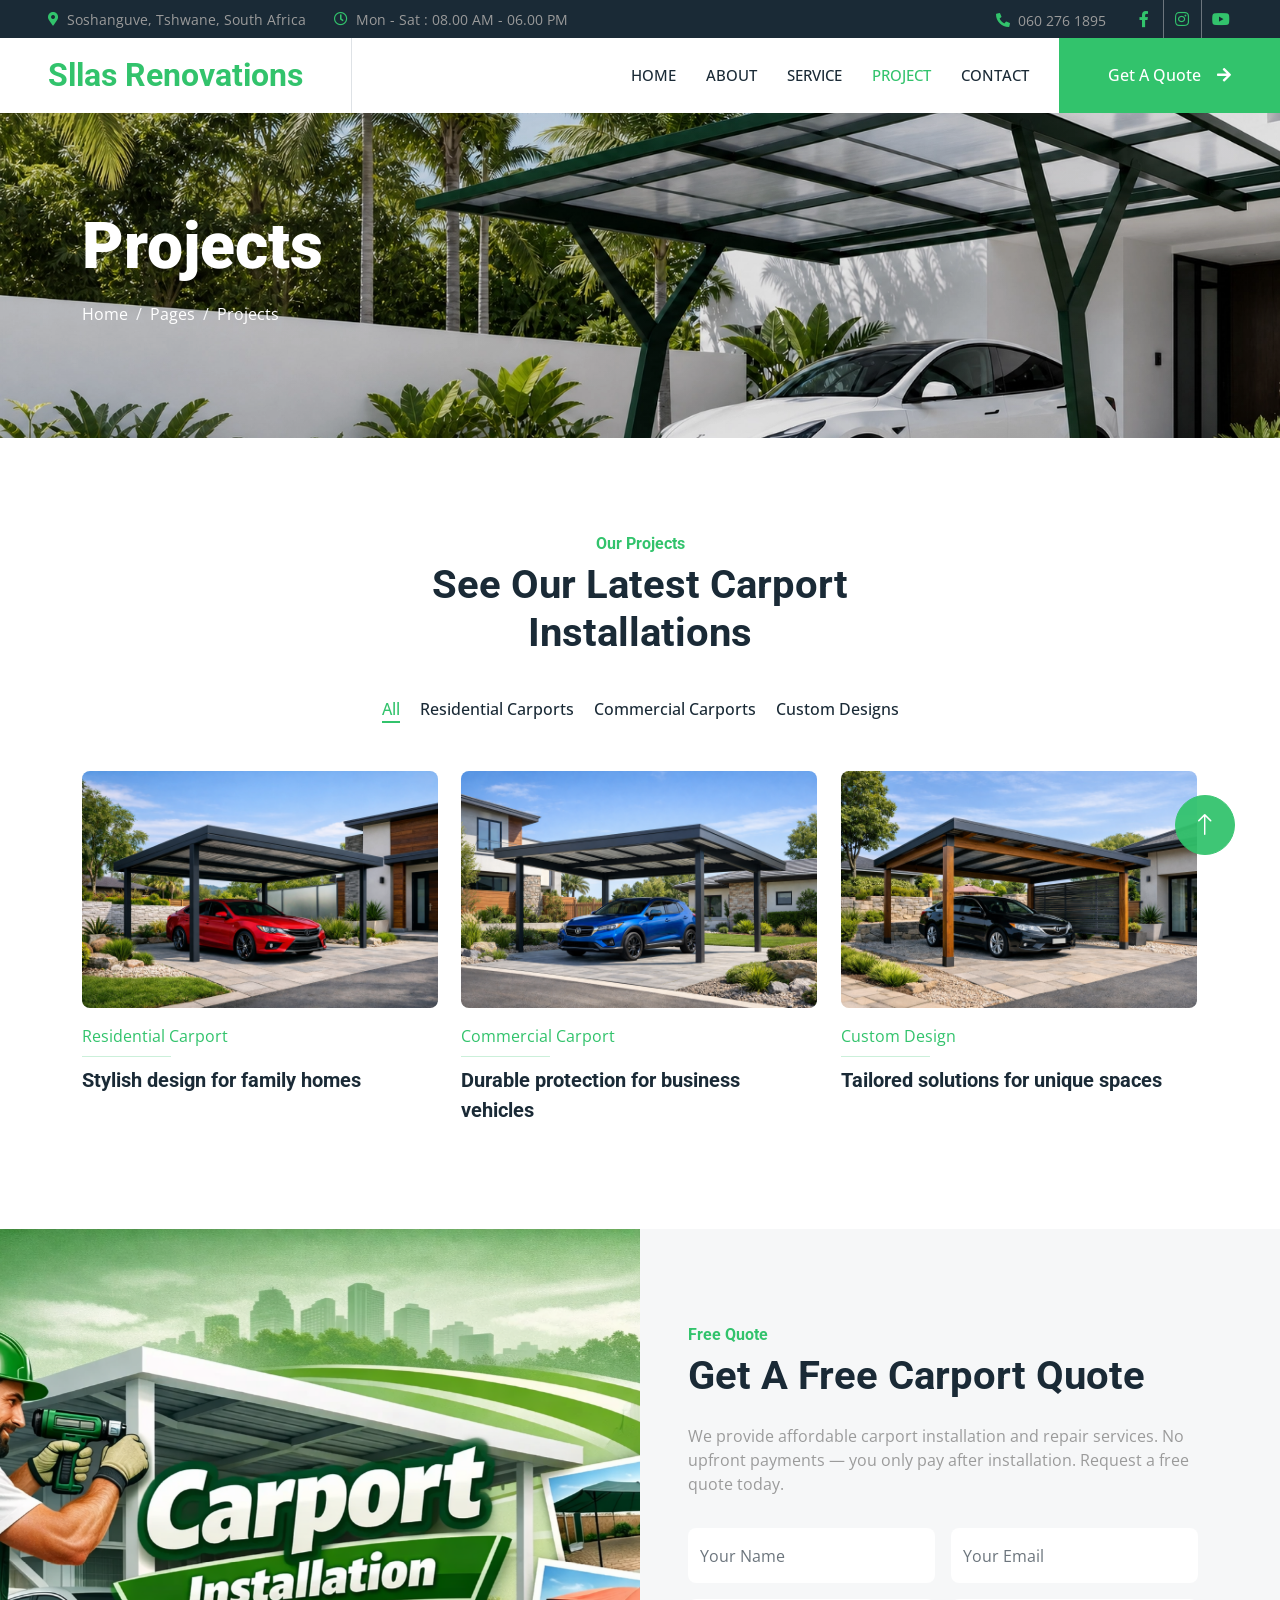
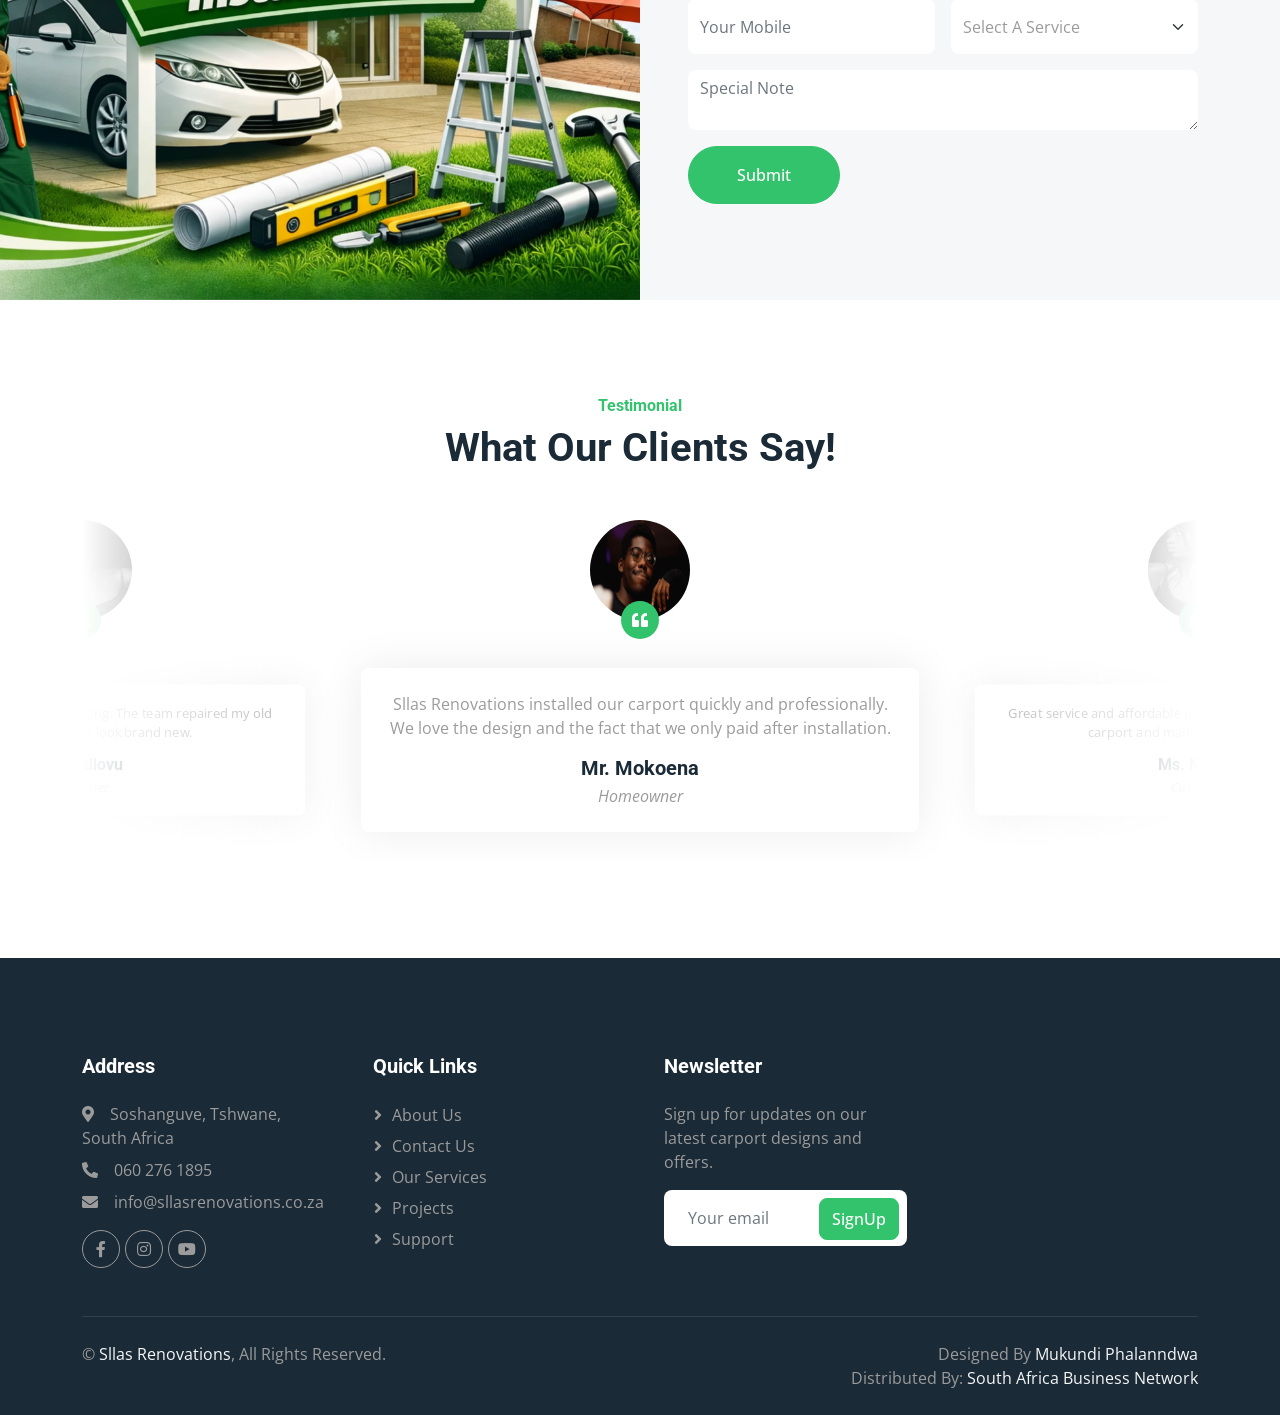
<file: project.html>
<!DOCTYPE html>
<html lang="en">

<head>
    <meta charset="utf-8">
    <title>Sllas Renovations</title>
    <meta content="width=device-width, initial-scale=1.0" name="viewport">
    <meta content="" name="keywords">
    <meta content="" name="description">

    <!-- Favicon -->
    <link href="img/favicon.ico" rel="icon">

    <!-- Google Web Fonts -->
    <link rel="preconnect" href="https://fonts.googleapis.com">
    <link rel="preconnect" href="https://fonts.gstatic.com" crossorigin>
    <link href="https://fonts.googleapis.com/css2?family=Open+Sans:wght@400;500&family=Roboto:wght@500;700;900&display=swap" rel="stylesheet"> 

    <!-- Icon Font Stylesheet -->
    <link href="https://cdnjs.cloudflare.com/ajax/libs/font-awesome/5.10.0/css/all.min.css" rel="stylesheet">
    <link href="https://cdn.jsdelivr.net/npm/bootstrap-icons@1.4.1/font/bootstrap-icons.css" rel="stylesheet">

    <!-- Libraries Stylesheet -->
    <link href="lib/animate/animate.min.css" rel="stylesheet">
    <link href="lib/owlcarousel/assets/owl.carousel.min.css" rel="stylesheet">
    <link href="lib/lightbox/css/lightbox.min.css" rel="stylesheet">

    <!-- Customized Bootstrap Stylesheet -->
    <link href="css/bootstrap.min.css" rel="stylesheet">

    <!-- Template Stylesheet -->
    <link href="css/style.css" rel="stylesheet">
</head>

<body>
    <!-- Spinner Start -->
    <div id="spinner" class="show bg-white position-fixed translate-middle w-100 vh-100 top-50 start-50 d-flex align-items-center justify-content-center">
        <div class="spinner-border text-primary" style="width: 3rem; height: 3rem;" role="status">
            <span class="sr-only">Loading...</span>
        </div>
    </div>
    <!-- Spinner End -->


   <!-- Topbar Start -->
<div class="container-fluid bg-dark p-0">
    <div class="row gx-0 d-none d-lg-flex">
        <div class="col-lg-7 px-5 text-start">
            <div class="h-100 d-inline-flex align-items-center me-4">
                <small class="fa fa-map-marker-alt text-primary me-2"></small>
                <small>Soshanguve, Tshwane, South Africa</small>
            </div>
            <div class="h-100 d-inline-flex align-items-center">
                <small class="far fa-clock text-primary me-2"></small>
                <small>Mon - Sat : 08.00 AM - 06.00 PM</small>
            </div>
        </div>
        <div class="col-lg-5 px-5 text-end">
            <div class="h-100 d-inline-flex align-items-center me-4">
                <small class="fa fa-phone-alt text-primary me-2"></small>
                <small>060 276 1895</small>
            </div>
            <div class="h-100 d-inline-flex align-items-center mx-n2">
                <a class="btn btn-square btn-link rounded-0 border-0 border-end border-secondary" href="https://facebook.com/sllasrenovations"><i class="fab fa-facebook-f"></i></a>
                <a class="btn btn-square btn-link rounded-0 border-0 border-end border-secondary" href="https://instagram.com/sllasrenovations"><i class="fab fa-instagram"></i></a>
                <a class="btn btn-square btn-link rounded-0" href="https://youtube.com/sllasrenovations"><i class="fab fa-youtube"></i></a>
            </div>
        </div>
    </div>
</div>
<!-- Topbar End -->


    <!-- Navbar Start -->
    <nav class="navbar navbar-expand-lg bg-white navbar-light sticky-top p-0">
        <a href="index.html" class="navbar-brand d-flex align-items-center border-end px-4 px-lg-5">
            <h2 class="m-0 text-primary">Sllas Renovations</h2>
        </a>
        <button type="button" class="navbar-toggler me-4" data-bs-toggle="collapse" data-bs-target="#navbarCollapse">
            <span class="navbar-toggler-icon"></span>
        </button>
        <div class="collapse navbar-collapse" id="navbarCollapse">
            <div class="navbar-nav ms-auto p-4 p-lg-0">
                <a href="index.html" class="nav-item nav-link">Home</a>
                <a href="about.html" class="nav-item nav-link">About</a>
                <a href="service.html" class="nav-item nav-link">Service</a>
                <a href="project.html" class="nav-item nav-link active">Project</a>
                <div class="nav-item dropdown">
                  
                    <div class="dropdown-menu bg-light m-0">
                        <a href="feature.html" class="dropdown-item">Feature</a>
                        <a href="quote.html" class="dropdown-item">Free Quote</a>
                        <a href="team.html" class="dropdown-item">Our Team</a>
                        <a href="testimonial.html" class="dropdown-item">Testimonial</a>
                        <a href="404.html" class="dropdown-item">404 Page</a>
                    </div>
                </div>
                <a href="contact.html" class="nav-item nav-link">Contact</a>
            </div>
            <a href="" class="btn btn-primary rounded-0 py-4 px-lg-5 d-none d-lg-block">Get A Quote<i class="fa fa-arrow-right ms-3"></i></a>
        </div>
    </nav>
    <!-- Navbar End -->


    <!-- Page Header Start -->
    <div class="container-fluid page-header py-5 mb-5">
        <div class="container py-5">
            <h1 class="display-3 text-white mb-3 animated slideInDown">Projects</h1>
            <nav aria-label="breadcrumb animated slideInDown">
                <ol class="breadcrumb">
                    <li class="breadcrumb-item"><a class="text-white" href="#">Home</a></li>
                    <li class="breadcrumb-item"><a class="text-white" href="#">Pages</a></li>
                    <li class="breadcrumb-item text-white active" aria-current="page">Projects</li>
                </ol>
            </nav>
        </div>
    </div>
    <!-- Page Header End -->

<!-- Projects Start -->
<div class="container-xxl py-5">
    <div class="container">
        <div class="text-center mx-auto mb-5 wow fadeInUp" data-wow-delay="0.1s" style="max-width: 600px;">
            <h6 class="text-primary">Our Projects</h6>
            <h1 class="mb-4">See Our Latest Carport Installations</h1>
        </div>
        <div class="row mt-n2 wow fadeInUp" data-wow-delay="0.3s">
            <div class="col-12 text-center">
                <ul class="list-inline mb-5" id="portfolio-flters">
                    <li class="mx-2 active" data-filter="*">All</li>
                    <li class="mx-2" data-filter=".first">Residential Carports</li>
                    <li class="mx-2" data-filter=".second">Commercial Carports</li>
                    <li class="mx-2" data-filter=".third">Custom Designs</li>
                </ul>
            </div>
        </div>
        <div class="row g-4 portfolio-container wow fadeInUp" data-wow-delay="0.5s">
            <div class="col-lg-4 col-md-6 portfolio-item first">
                <div class="portfolio-img rounded overflow-hidden">
                    <img class="img-fluid" src="img/Copilot_20260612_211240.png" alt="Residential Carport">
                    <div class="portfolio-btn">
                        <a class="btn btn-lg-square btn-outline-light rounded-circle mx-1" href="img/carport1.jpg" data-lightbox="portfolio"><i class="fa fa-eye"></i></a>
                    </div>
                </div>
                <div class="pt-3">
                    <p class="text-primary mb-0">Residential Carport</p>
                    <hr class="text-primary w-25 my-2">
                    <h5 class="lh-base">Stylish design for family homes</h5>
                </div>
            </div>
            <div class="col-lg-4 col-md-6 portfolio-item second">
                <div class="portfolio-img rounded overflow-hidden">
                    <img class="img-fluid" src="img/Copilot_20260612_211242.png" alt="Commercial Carport">
                    <div class="portfolio-btn">
                        <a class="btn btn-lg-square btn-outline-light rounded-circle mx-1" href="img/carport2.jpg" data-lightbox="portfolio"><i class="fa fa-eye"></i></a>
                    </div>
                </div>
                <div class="pt-3">
                    <p class="text-primary mb-0">Commercial Carport</p>
                    <hr class="text-primary w-25 my-2">
                    <h5 class="lh-base">Durable protection for business vehicles</h5>
                </div>
            </div>
            <div class="col-lg-4 col-md-6 portfolio-item third">
                <div class="portfolio-img rounded overflow-hidden">
                    <img class="img-fluid" src="img/Copilot_20260612_211254.png" alt="Custom Carport">
                    <div class="portfolio-btn">
                        <a class="btn btn-lg-square btn-outline-light rounded-circle mx-1" href="img/Copilot_20260612_211245.png" data-lightbox="portfolio"><i class="fa fa-eye"></i></a>
                    </div>
                </div>
                <div class="pt-3">
                    <p class="text-primary mb-0">Custom Design</p>
                    <hr class="text-primary w-25 my-2">
                    <h5 class="lh-base">Tailored solutions for unique spaces</h5>
                </div>
            </div>
        </div>
    </div>
</div>
<!-- Projects End -->

<!-- Quote Start -->
<div class="container-fluid bg-light overflow-hidden my-5 px-lg-0">
    <div class="container quote px-lg-0">
        <div class="row g-0 mx-lg-0">
            <div class="col-lg-6 ps-lg-0 wow fadeIn" data-wow-delay="0.1s" style="min-height: 400px;">
                <div class="position-relative h-100">
                    <img class="position-absolute img-fluid w-100 h-100" src="img/Copilot_20260612_211301.png" style="object-fit: cover;" alt="Carport Quote">
                </div>
            </div>
            <div class="col-lg-6 quote-text py-5 wow fadeIn" data-wow-delay="0.5s">
                <div class="p-lg-5 pe-lg-0">
                    <h6 class="text-primary">Free Quote</h6>
                    <h1 class="mb-4">Get A Free Carport Quote</h1>
                    <p class="mb-4 pb-2">We provide affordable carport installation and repair services. No upfront payments — you only pay after installation. Request a free quote today.</p>
                    <form>
                        <div class="row g-3">
                            <div class="col-12 col-sm-6">
                                <input type="text" class="form-control border-0" placeholder="Your Name" style="height: 55px;">
                            </div>
                            <div class="col-12 col-sm-6">
                                <input type="email" class="form-control border-0" placeholder="Your Email" style="height: 55px;">
                            </div>
                            <div class="col-12 col-sm-6">
                                <input type="text" class="form-control border-0" placeholder="Your Mobile" style="height: 55px;">
                            </div>
                            <div class="col-12 col-sm-6">
                                <select class="form-select border-0" style="height: 55px;">
                                    <option selected>Select A Service</option>
                                    <option value="1">Carport Installation</option>
                                    <option value="2">Carport Repair</option>
                                    <option value="3">Custom Design</option>
                                </select>
                            </div>
                            <div class="col-12">
                                <textarea class="form-control border-0" placeholder="Special Note"></textarea>
                            </div>
                            <div class="col-12">
                                <button class="btn btn-primary rounded-pill py-3 px-5" type="submit">Submit</button>
                            </div>
                        </div>
                    </form>
                </div>
            </div>
        </div>
    </div>
</div>
<!-- Quote End -->

<!-- Testimonial Start -->
<div class="container-xxl py-5">
    <div class="container">
        <div class="text-center mx-auto mb-5 wow fadeInUp" data-wow-delay="0.1s" style="max-width: 600px;">
            <h6 class="text-primary">Testimonial</h6>
            <h1 class="mb-4">What Our Clients Say!</h1>
        </div>
        <div class="owl-carousel testimonial-carousel wow fadeInUp" data-wow-delay="0.1s">
            <div class="testimonial-item text-center">
                <div class="testimonial-img position-relative">
                    <img class="img-fluid rounded-circle mx-auto mb-5" src="img/pexels-kema-9533888.jpg" alt="Client">
                    <div class="btn-square bg-primary rounded-circle">
                        <i class="fa fa-quote-left text-white"></i>
                    </div>
                </div>
                <div class="testimonial-text text-center rounded p-4">
                    <p>Sllas Renovations installed our carport quickly and professionally. We love the design and the fact that we only paid after installation.</p>
                    <h5 class="mb-1">Mr. Mokoena</h5>
                    <span class="fst-italic">Homeowner</span>
                </div>
            </div>
            <div class="testimonial-item text-center">
                <div class="testimonial-img position-relative">
                    <img class="img-fluid rounded-circle mx-auto mb-5" src="img/pexels-wayne-fotografias-1812121-6017289.jpg" alt="Client">
                    <div class="btn-square bg-primary rounded-circle">
                        <i class="fa fa-quote-left text-white"></i>
                    </div>
                </div>
                <div class="testimonial-text text-center rounded p-4">
                    <p>Great service and affordable pricing. The team repaired my old carport and made it look brand new.</p>
                    <h5 class="mb-1">Ms. Ndlovu</h5>
                    <span class="fst-italic">Customer</span>
                </div>
            </div>
        </div>
    </div>
</div>
<!-- Testimonial End -->

<!-- Footer Start -->
<div class="container-fluid bg-dark text-body footer mt-5 pt-5 wow fadeIn" data-wow-delay="0.1s">
    <div class="container py-5">
        <div class="row g-5">
            <div class="col-lg-3 col-md-6">
                <h5 class="text-white mb-4">Address</h5>
                <p class="mb-2"><i class="fa fa-map-marker-alt me-3"></i>Soshanguve, Tshwane, South Africa</p>
                <p class="mb-2"><i class="fa fa-phone-alt me-3"></i>060 276 1895</p>
                <p class="mb-2"><i class="fa fa-envelope me-3"></i>info@sllasrenovations.co.za</p>
                <div class="d-flex pt-2">
                    <a class="btn btn-square btn-outline-light btn-social" href=""><i class="fab fa-facebook-f"></i></a>
                    <a class="btn btn-square btn-outline-light btn-social" href=""><i class="fab fa-instagram"></i></a>
                    <a class="btn btn-square btn-outline-light btn-social" href=""><i class="fab fa-youtube"></i></a>
                </div>
            </div>
            <div class="col-lg-3 col-md-6">
                <h5 class="text-white mb-4">Quick Links</h5>
                <a class="btn btn-link" href="">About Us</a>
                <a class="btn btn-link" href="">Contact Us</a>
                <a class="btn btn-link" href="">Our Services</a>
                <a class="btn btn-link" href="">Projects</a>
                <a class="btn btn-link" href="">Support</a>
            </div>
       
            <div class="col-lg-3 col-md-6">
                <h5 class="text-white mb-4">Newsletter</h5>
                <p>Sign up for updates on our latest carport designs and offers.</p>
                <div class="position-relative mx-auto" style="max-width: 400px;">
                    <input class="form-control border-0 w-100 py-3 ps-4 pe-5" type="text" placeholder="Your email">
                    <button type="button" class="btn btn-primary py-2 position-absolute top-0 end-0 mt-2 me-2">SignUp</button>
                </div>
            </div>
        </div>
    </div>
    <div class="container">
        <div class="copyright">
            <div class="row">
                <div class="col-md-6 text-center text-md-start mb-3 mb-md-0">
                    &copy; <a href="#">Sllas Renovations</a>, All Rights Reserved.
                </div>
                <div class="col-md-6 text-center text-md-end">
                     Designed By <a href="#">Mukundi Phalanndwa</a>
                    <br>Distributed By: <a href="#">South Africa Business Network</a>
                </div>
            </div>
        </div>
    </div>
</div>
<!-- Footer End -->


    <!-- Back to Top -->
    <a href="#" class="btn btn-lg btn-primary btn-lg-square rounded-circle back-to-top"><i class="bi bi-arrow-up"></i></a>


    <!-- JavaScript Libraries -->
    <script src="https://code.jquery.com/jquery-3.4.1.min.js"></script>
    <script src="https://cdn.jsdelivr.net/npm/bootstrap@5.0.0/dist/js/bootstrap.bundle.min.js"></script>
    <script src="lib/wow/wow.min.js"></script>
    <script src="lib/easing/easing.min.js"></script>
    <script src="lib/waypoints/waypoints.min.js"></script>
    <script src="lib/counterup/counterup.min.js"></script>
    <script src="lib/owlcarousel/owl.carousel.min.js"></script>
    <script src="lib/isotope/isotope.pkgd.min.js"></script>
    <script src="lib/lightbox/js/lightbox.min.js"></script>

    <!-- Template Javascript -->
    <script src="js/main.js"></script>
</body>

</html>
</file>
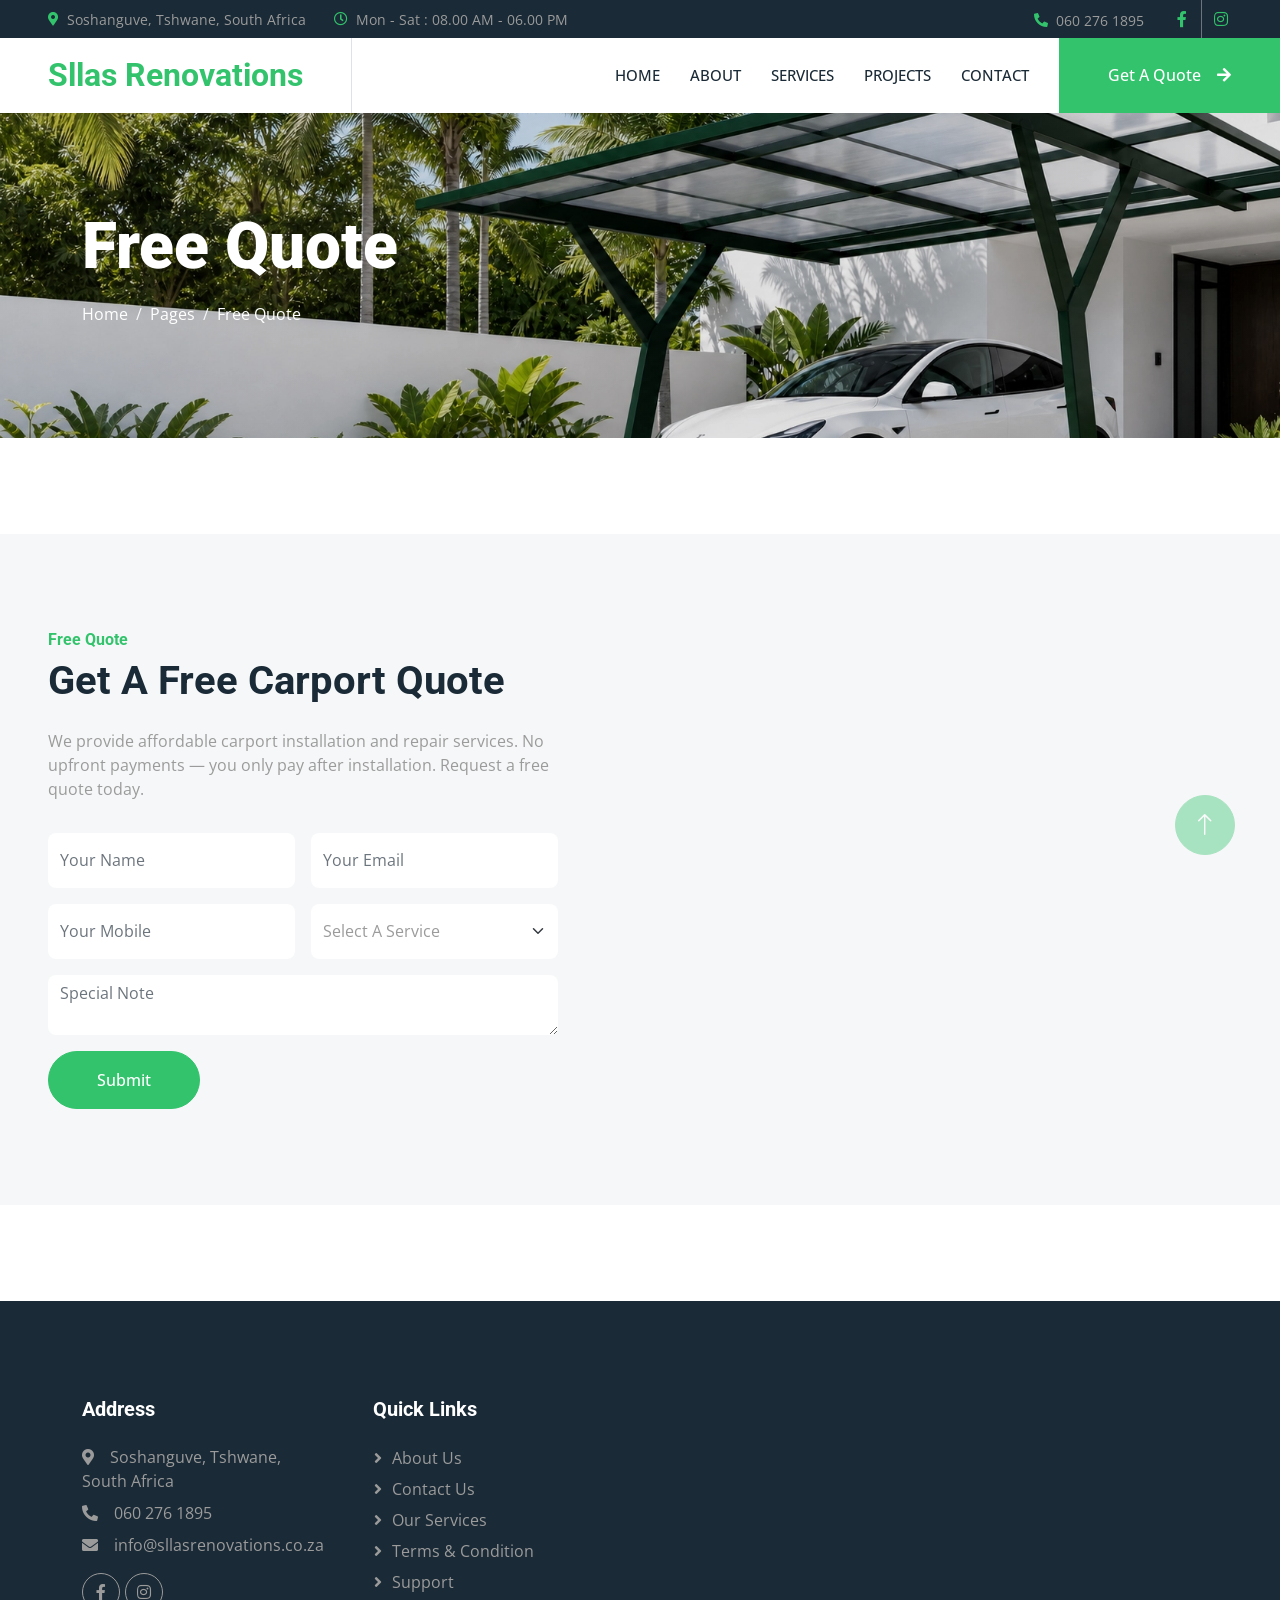
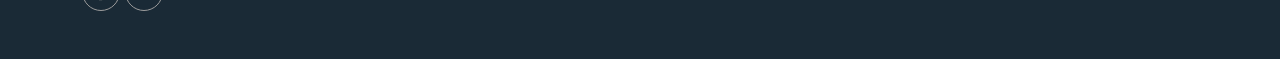
<file: quote.html>
<!DOCTYPE html>
<html lang="en">

<head>
    <meta charset="utf-8">
    <title>Solartec - Renewable Energy Website Template</title>
    <meta content="width=device-width, initial-scale=1.0" name="viewport">
    <meta content="" name="keywords">
    <meta content="" name="description">

    <!-- Favicon -->
    <link href="img/favicon.ico" rel="icon">

    <!-- Google Web Fonts -->
    <link rel="preconnect" href="https://fonts.googleapis.com">
    <link rel="preconnect" href="https://fonts.gstatic.com" crossorigin>
    <link href="https://fonts.googleapis.com/css2?family=Open+Sans:wght@400;500&family=Roboto:wght@500;700;900&display=swap" rel="stylesheet"> 

    <!-- Icon Font Stylesheet -->
    <link href="https://cdnjs.cloudflare.com/ajax/libs/font-awesome/5.10.0/css/all.min.css" rel="stylesheet">
    <link href="https://cdn.jsdelivr.net/npm/bootstrap-icons@1.4.1/font/bootstrap-icons.css" rel="stylesheet">

    <!-- Libraries Stylesheet -->
    <link href="lib/animate/animate.min.css" rel="stylesheet">
    <link href="lib/owlcarousel/assets/owl.carousel.min.css" rel="stylesheet">
    <link href="lib/lightbox/css/lightbox.min.css" rel="stylesheet">

    <!-- Customized Bootstrap Stylesheet -->
    <link href="css/bootstrap.min.css" rel="stylesheet">

    <!-- Template Stylesheet -->
    <link href="css/style.css" rel="stylesheet">
</head>
<body>
    <!-- Spinner Start -->
    <div id="spinner" class="show bg-white position-fixed translate-middle w-100 vh-100 top-50 start-50 d-flex align-items-center justify-content-center">
        <div class="spinner-border text-primary" style="width: 3rem; height: 3rem;" role="status">
            <span class="sr-only">Loading...</span>
        </div>
    </div>
    <!-- Spinner End -->

    <!-- Topbar Start -->
    <div class="container-fluid bg-dark p-0">
        <div class="row gx-0 d-none d-lg-flex">
            <div class="col-lg-7 px-5 text-start">
                <div class="h-100 d-inline-flex align-items-center me-4">
                    <small class="fa fa-map-marker-alt text-primary me-2"></small>
                    <small>Soshanguve, Tshwane, South Africa</small>
                </div>
                <div class="h-100 d-inline-flex align-items-center">
                    <small class="far fa-clock text-primary me-2"></small>
                    <small>Mon - Sat : 08.00 AM - 06.00 PM</small>
                </div>
            </div>
            <div class="col-lg-5 px-5 text-end">
                <div class="h-100 d-inline-flex align-items-center me-4">
                    <small class="fa fa-phone-alt text-primary me-2"></small>
                    <small>060 276 1895</small>
                </div>
                <div class="h-100 d-inline-flex align-items-center mx-n2">
                    <a class="btn btn-square btn-link rounded-0 border-0 border-end border-secondary" href=""><i class="fab fa-facebook-f"></i></a>
                    <a class="btn btn-square btn-link rounded-0" href=""><i class="fab fa-instagram"></i></a>
                </div>
            </div>
        </div>
    </div>
    <!-- Topbar End -->

    <!-- Navbar Start -->
    <nav class="navbar navbar-expand-lg bg-white navbar-light sticky-top p-0">
        <a href="index.html" class="navbar-brand d-flex align-items-center border-end px-4 px-lg-5">
            <h2 class="m-0 text-primary">Sllas Renovations</h2>
        </a>
        <button type="button" class="navbar-toggler me-4" data-bs-toggle="collapse" data-bs-target="#navbarCollapse">
            <span class="navbar-toggler-icon"></span>
        </button>
        <div class="collapse navbar-collapse" id="navbarCollapse">
            <div class="navbar-nav ms-auto p-4 p-lg-0">
                <a href="index.html" class="nav-item nav-link">Home</a>
                <a href="about.html" class="nav-item nav-link">About</a>
                <a href="service.html" class="nav-item nav-link">Services</a>
                <a href="project.html" class="nav-item nav-link">Projects</a>
                <div class="nav-item dropdown">
        
                    <div class="dropdown-menu bg-light m-0">
                        <a href="feature.html" class="dropdown-item">Why Choose Us</a>
                        <a href="quote.html" class="dropdown-item active">Free Quote</a>
                        <a href="team.html" class="dropdown-item">Our Team</a>
                        <a href="testimonial.html" class="dropdown-item">Testimonials</a>
                        <a href="404.html" class="dropdown-item">404 Page</a>
                    </div>
                </div>
                <a href="contact.html" class="nav-item nav-link">Contact</a>
            </div>
            <a href="quote.html" class="btn btn-primary rounded-0 py-4 px-lg-5 d-none d-lg-block">Get A Quote<i class="fa fa-arrow-right ms-3"></i></a>
        </div>
    </nav>
    <!-- Navbar End -->

    <!-- Page Header Start -->
    <div class="container-fluid page-header py-5 mb-5">
        <div class="container py-5">
            <h1 class="display-3 text-white mb-3 animated slideInDown">Free Quote</h1>
            <nav aria-label="breadcrumb animated slideInDown">
                <ol class="breadcrumb">
                    <li class="breadcrumb-item"><a class="text-white" href="#">Home</a></li>
                    <li class="breadcrumb-item"><a class="text-white" href="#">Pages</a></li>
                    <li class="breadcrumb-item text-white active" aria-current="page">Free Quote</li>
                </ol>
            </nav>
        </div>
    </div>
    <!-- Page Header End -->

    <!-- Quote Start -->
    <div class="container-fluid bg-light overflow-hidden px-lg-0" style="margin: 6rem 0;">
        <div class="container quote px-lg-0">
            <div class="row g-0 mx-lg-0">
              
                <div class="col-lg-6 quote-text py-5 wow fadeIn" data-wow-delay="0.5s">
                    <div class="p-lg-5 pe-lg-0">
                        <h6 class="text-primary">Free Quote</h6>
                        <h1 class="mb-4">Get A Free Carport Quote</h1>
                        <p class="mb-4 pb-2">We provide affordable carport installation and repair services. No upfront payments — you only pay after installation. Request a free quote today.</p>
                        <form>
                            <div class="row g-3">
                                <div class="col-12 col-sm-6">
                                    <input type="text" class="form-control border-0" placeholder="Your Name" style="height: 55px;">
                                </div>
                                <div class="col-12 col-sm-6">
                                    <input type="email" class="form-control border-0" placeholder="Your Email" style="height: 55px;">
                                </div>
                                <div class="col-12 col-sm-6">
                                    <input type="text" class="form-control border-0" placeholder="Your Mobile" style="height: 55px;">
                                </div>
                                <div class="col-12 col-sm-6">
                                    <select class="form-select border-0" style="height: 55px;">
                                        <option selected>Select A Service</option>
                                        <option value="1">Carport Installation</option>
                                        <option value="2">Carport Repair</option>
                                        <option value="3">Custom Design</option>
                                    </select>
                                </div>
                                <div class="col-12">
                                    <textarea class="form-control border-0" placeholder="Special Note"></textarea>
                                </div>
                                <div class="col-12">
                                    <button class="btn btn-primary rounded-pill py-3 px-5" type="submit">Submit</button>
                                </div>
                            </div>
                        </form>
                    </div>
                </div>
            </div>
        </div>
    </div>
    <!-- Quote End -->

    <!-- Footer Start -->
    <div class="container-fluid bg-dark text-body footer mt-5 pt-5 wow fadeIn" data-wow-delay="0.1s">
        <div class="container py-5">
            <div class="row g-5">
                <div class="col-lg-3 col-md-6">
                    <h5 class="text-white mb-4">Address</h5>
                    <p class="mb-2"><i class="fa fa-map-marker-alt me-3"></i>Soshanguve, Tshwane, South Africa</p>
                    <p class="mb-2"><i class="fa fa-phone-alt me-3"></i>060 276 1895</p>
                    <p class="mb-2"><i class="fa fa-envelope me-3"></i>info@sllasrenovations.co.za</p>
                    <div class="d-flex pt-2">
                        <a class="btn btn-square btn-outline-light btn-social" href=""><i class="fab fa-facebook-f"></i></a>
                        <a class="btn btn-square btn-outline-light btn-social" href=""><i class="fab fa-instagram"></i></a>
                    </div>
                </div>
                <div class="col-lg-3 col-md-6">
                    <h5 class="text-white mb-4">Quick Links</h5>
                    <a class="btn btn-link" href="">About Us</a>
                    <a class="btn btn-link" href="">Contact Us</a>
                    <a class="btn btn-link" href="">Our Services</a>
                    <a class="btn btn-link" href="">Terms & Condition</a>
                    <a class="btn btn-link" href="">Support</a>
                </div>

    <!-- Back to Top -->
    <a href="#" class="btn btn-lg btn-primary btn-lg-square rounded-circle back-to-top"><i class="bi bi-arrow-up"></i></a>


    <!-- JavaScript Libraries -->
    <script src="https://code.jquery.com/jquery-3.4.1.min.js"></script>
    <script src="https://cdn.jsdelivr.net/npm/bootstrap@5.0.0/dist/js/bootstrap.bundle.min.js"></script>
    <script src="lib/wow/wow.min.js"></script>
    <script src="lib/easing/easing.min.js"></script>
    <script src="lib/waypoints/waypoints.min.js"></script>
    <script src="lib/counterup/counterup.min.js"></script>
    <script src="lib/owlcarousel/owl.carousel.min.js"></script>
    <script src="lib/isotope/isotope.pkgd.min.js"></script>
    <script src="lib/lightbox/js/lightbox.min.js"></script>

    <!-- Template Javascript -->
    <script src="js/main.js"></script>
</body>

</html>
</file>
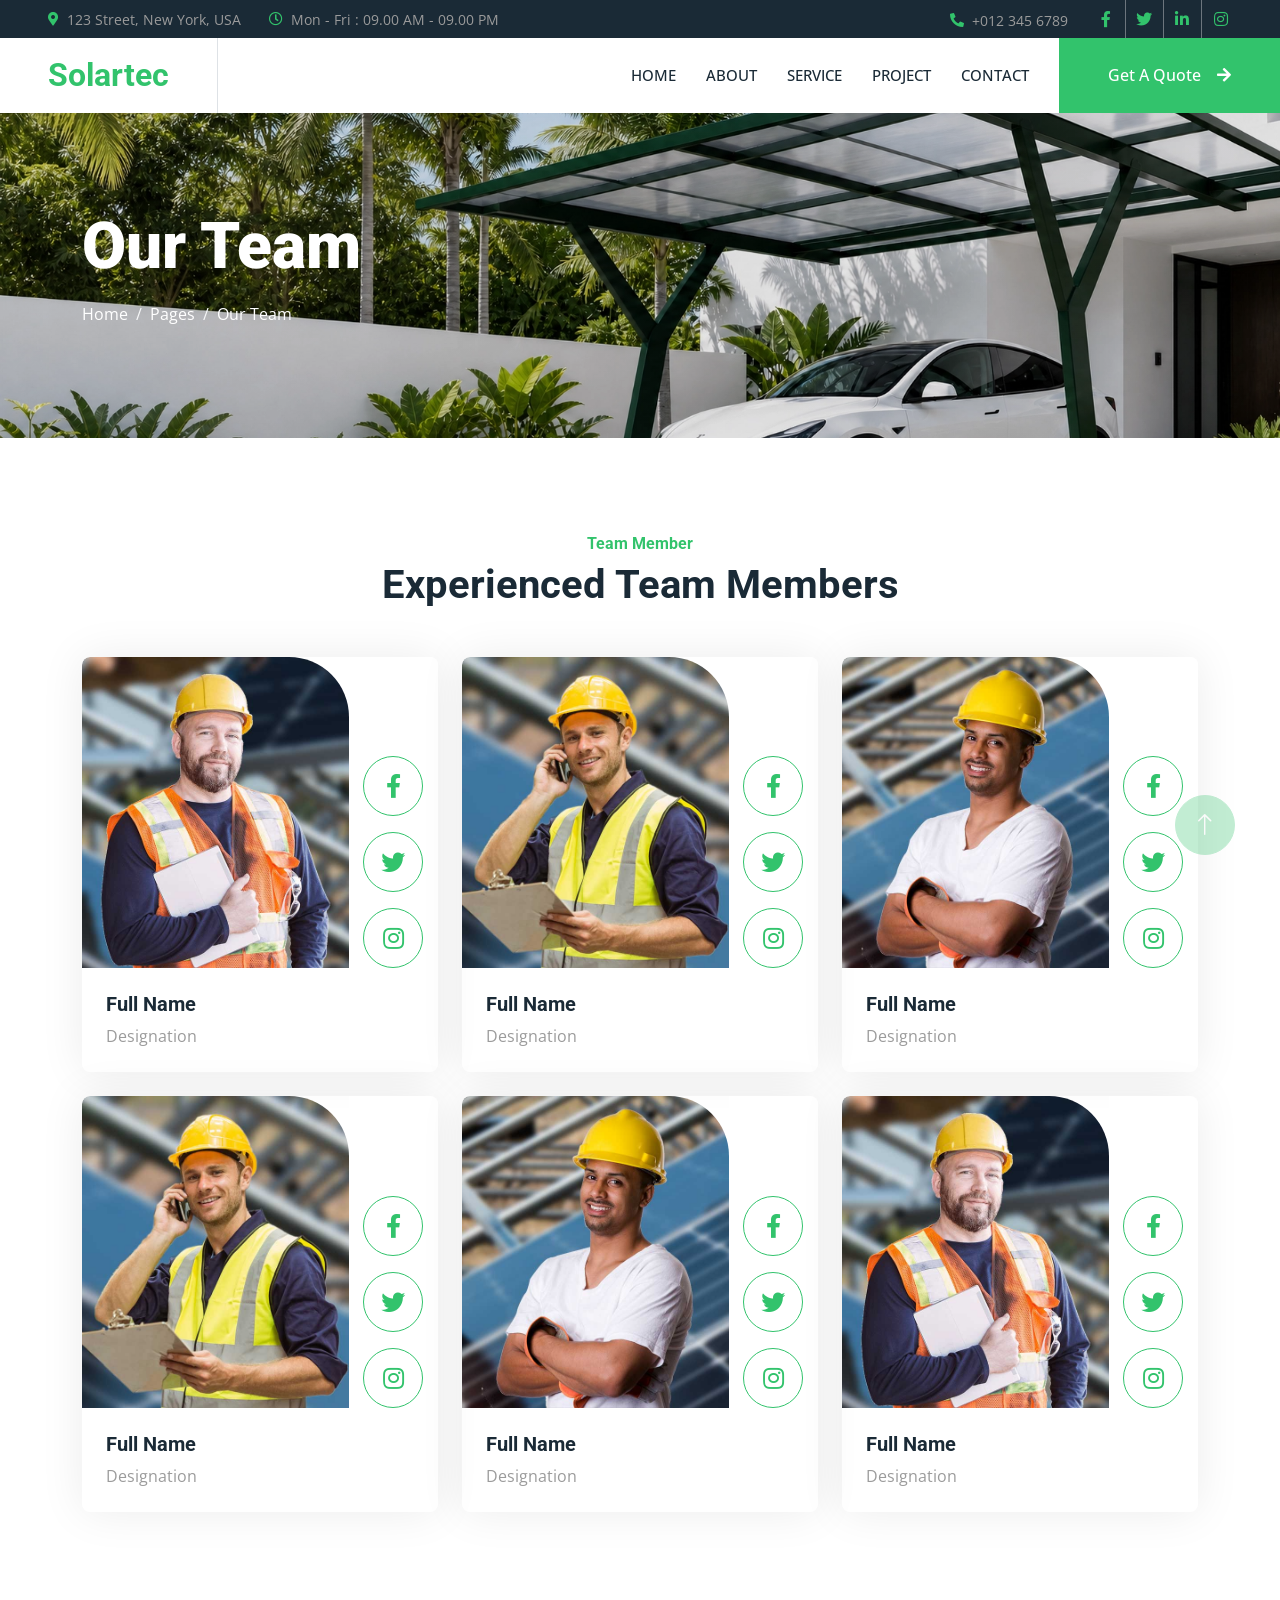
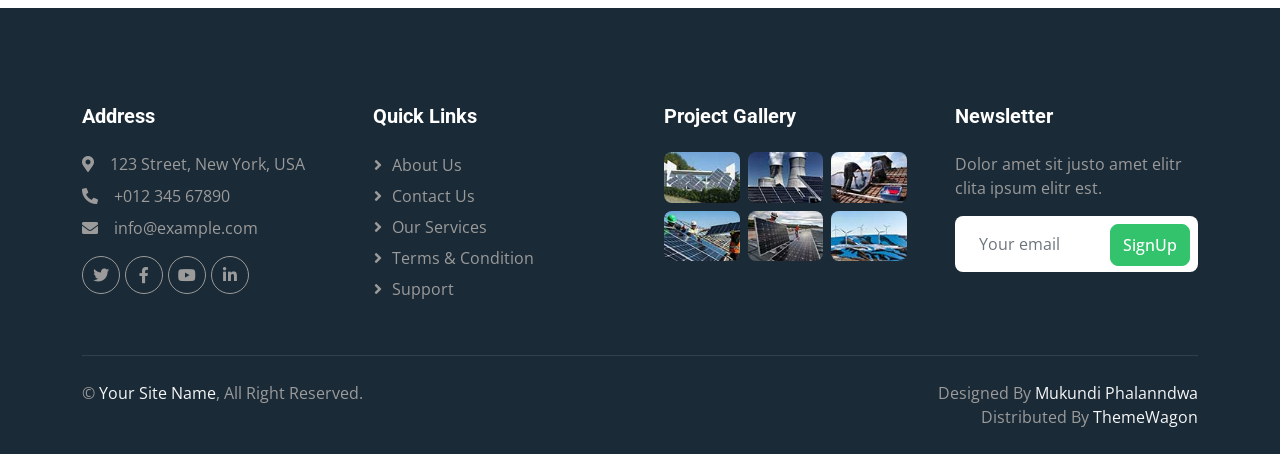
<file: team.html>
<!DOCTYPE html>
<html lang="en">

<head>
    <meta charset="utf-8">
    <title>Solartec - Renewable Energy Website Template</title>
    <meta content="width=device-width, initial-scale=1.0" name="viewport">
    <meta content="" name="keywords">
    <meta content="" name="description">

    <!-- Favicon -->
    <link href="img/favicon.ico" rel="icon">

    <!-- Google Web Fonts -->
    <link rel="preconnect" href="https://fonts.googleapis.com">
    <link rel="preconnect" href="https://fonts.gstatic.com" crossorigin>
    <link href="https://fonts.googleapis.com/css2?family=Open+Sans:wght@400;500&family=Roboto:wght@500;700;900&display=swap" rel="stylesheet"> 

    <!-- Icon Font Stylesheet -->
    <link href="https://cdnjs.cloudflare.com/ajax/libs/font-awesome/5.10.0/css/all.min.css" rel="stylesheet">
    <link href="https://cdn.jsdelivr.net/npm/bootstrap-icons@1.4.1/font/bootstrap-icons.css" rel="stylesheet">

    <!-- Libraries Stylesheet -->
    <link href="lib/animate/animate.min.css" rel="stylesheet">
    <link href="lib/owlcarousel/assets/owl.carousel.min.css" rel="stylesheet">
    <link href="lib/lightbox/css/lightbox.min.css" rel="stylesheet">

    <!-- Customized Bootstrap Stylesheet -->
    <link href="css/bootstrap.min.css" rel="stylesheet">

    <!-- Template Stylesheet -->
    <link href="css/style.css" rel="stylesheet">
</head>

<body>
    <!-- Spinner Start -->
    <div id="spinner" class="show bg-white position-fixed translate-middle w-100 vh-100 top-50 start-50 d-flex align-items-center justify-content-center">
        <div class="spinner-border text-primary" style="width: 3rem; height: 3rem;" role="status">
            <span class="sr-only">Loading...</span>
        </div>
    </div>
    <!-- Spinner End -->


    <!-- Topbar Start -->
    <div class="container-fluid bg-dark p-0">
        <div class="row gx-0 d-none d-lg-flex">
            <div class="col-lg-7 px-5 text-start">
                <div class="h-100 d-inline-flex align-items-center me-4">
                    <small class="fa fa-map-marker-alt text-primary me-2"></small>
                    <small>123 Street, New York, USA</small>
                </div>
                <div class="h-100 d-inline-flex align-items-center">
                    <small class="far fa-clock text-primary me-2"></small>
                    <small>Mon - Fri : 09.00 AM - 09.00 PM</small>
                </div>
            </div>
            <div class="col-lg-5 px-5 text-end">
                <div class="h-100 d-inline-flex align-items-center me-4">
                    <small class="fa fa-phone-alt text-primary me-2"></small>
                    <small>+012 345 6789</small>
                </div>
                <div class="h-100 d-inline-flex align-items-center mx-n2">
                    <a class="btn btn-square btn-link rounded-0 border-0 border-end border-secondary" href=""><i class="fab fa-facebook-f"></i></a>
                    <a class="btn btn-square btn-link rounded-0 border-0 border-end border-secondary" href=""><i class="fab fa-twitter"></i></a>
                    <a class="btn btn-square btn-link rounded-0 border-0 border-end border-secondary" href=""><i class="fab fa-linkedin-in"></i></a>
                    <a class="btn btn-square btn-link rounded-0" href=""><i class="fab fa-instagram"></i></a>
                </div>
            </div>
        </div>
    </div>
    <!-- Topbar End -->


    <!-- Navbar Start -->
    <nav class="navbar navbar-expand-lg bg-white navbar-light sticky-top p-0">
        <a href="index.html" class="navbar-brand d-flex align-items-center border-end px-4 px-lg-5">
            <h2 class="m-0 text-primary">Solartec</h2>
        </a>
        <button type="button" class="navbar-toggler me-4" data-bs-toggle="collapse" data-bs-target="#navbarCollapse">
            <span class="navbar-toggler-icon"></span>
        </button>
        <div class="collapse navbar-collapse" id="navbarCollapse">
            <div class="navbar-nav ms-auto p-4 p-lg-0">
                <a href="index.html" class="nav-item nav-link">Home</a>
                <a href="about.html" class="nav-item nav-link">About</a>
                <a href="service.html" class="nav-item nav-link">Service</a>
                <a href="project.html" class="nav-item nav-link">Project</a>
                <div class="nav-item dropdown">
                
                    <div class="dropdown-menu bg-light m-0">
                        <a href="feature.html" class="dropdown-item">Feature</a>
                        <a href="quote.html" class="dropdown-item">Free Quote</a>
                        <a href="team.html" class="dropdown-item active">Our Team</a>
                        <a href="testimonial.html" class="dropdown-item">Testimonial</a>
                        <a href="404.html" class="dropdown-item">404 Page</a>
                    </div>
                </div>
                <a href="contact.html" class="nav-item nav-link">Contact</a>
            </div>
            <a href="" class="btn btn-primary rounded-0 py-4 px-lg-5 d-none d-lg-block">Get A Quote<i class="fa fa-arrow-right ms-3"></i></a>
        </div>
    </nav>
    <!-- Navbar End -->


    <!-- Page Header Start -->
    <div class="container-fluid page-header py-5 mb-5">
        <div class="container py-5">
            <h1 class="display-3 text-white mb-3 animated slideInDown">Our Team</h1>
            <nav aria-label="breadcrumb animated slideInDown">
                <ol class="breadcrumb">
                    <li class="breadcrumb-item"><a class="text-white" href="#">Home</a></li>
                    <li class="breadcrumb-item"><a class="text-white" href="#">Pages</a></li>
                    <li class="breadcrumb-item text-white active" aria-current="page">Our Team</li>
                </ol>
            </nav>
        </div>
    </div>
    <!-- Page Header End -->


    <!-- Team Start -->
    <div class="container-xxl py-5">
        <div class="container">
            <div class="text-center mx-auto mb-5 wow fadeInUp" data-wow-delay="0.1s" style="max-width: 600px;">
                <h6 class="text-primary">Team Member</h6>
                <h1 class="mb-4">Experienced Team Members</h1>
            </div>
            <div class="row g-4">
                <div class="col-lg-4 col-md-6 wow fadeInUp" data-wow-delay="0.1s">
                    <div class="team-item rounded overflow-hidden">
                        <div class="d-flex">
                            <img class="img-fluid w-75" src="img/team-1.jpg" alt="">
                            <div class="team-social w-25">
                                <a class="btn btn-lg-square btn-outline-primary rounded-circle mt-3" href=""><i class="fab fa-facebook-f"></i></a>
                                <a class="btn btn-lg-square btn-outline-primary rounded-circle mt-3" href=""><i class="fab fa-twitter"></i></a>
                                <a class="btn btn-lg-square btn-outline-primary rounded-circle mt-3" href=""><i class="fab fa-instagram"></i></a>
                            </div>
                        </div>
                        <div class="p-4">
                            <h5>Full Name</h5>
                            <span>Designation</span>
                        </div>
                    </div>
                </div>
                <div class="col-lg-4 col-md-6 wow fadeInUp" data-wow-delay="0.3s">
                    <div class="team-item rounded overflow-hidden">
                        <div class="d-flex">
                            <img class="img-fluid w-75" src="img/team-2.jpg" alt="">
                            <div class="team-social w-25">
                                <a class="btn btn-lg-square btn-outline-primary rounded-circle mt-3" href=""><i class="fab fa-facebook-f"></i></a>
                                <a class="btn btn-lg-square btn-outline-primary rounded-circle mt-3" href=""><i class="fab fa-twitter"></i></a>
                                <a class="btn btn-lg-square btn-outline-primary rounded-circle mt-3" href=""><i class="fab fa-instagram"></i></a>
                            </div>
                        </div>
                        <div class="p-4">
                            <h5>Full Name</h5>
                            <span>Designation</span>
                        </div>
                    </div>
                </div>
                <div class="col-lg-4 col-md-6 wow fadeInUp" data-wow-delay="0.5s">
                    <div class="team-item rounded overflow-hidden">
                        <div class="d-flex">
                            <img class="img-fluid w-75" src="img/team-3.jpg" alt="">
                            <div class="team-social w-25">
                                <a class="btn btn-lg-square btn-outline-primary rounded-circle mt-3" href=""><i class="fab fa-facebook-f"></i></a>
                                <a class="btn btn-lg-square btn-outline-primary rounded-circle mt-3" href=""><i class="fab fa-twitter"></i></a>
                                <a class="btn btn-lg-square btn-outline-primary rounded-circle mt-3" href=""><i class="fab fa-instagram"></i></a>
                            </div>
                        </div>
                        <div class="p-4">
                            <h5>Full Name</h5>
                            <span>Designation</span>
                        </div>
                    </div>
                </div>
                <div class="col-lg-4 col-md-6 wow fadeInUp" data-wow-delay="0.1s">
                    <div class="team-item rounded overflow-hidden">
                        <div class="d-flex">
                            <img class="img-fluid w-75" src="img/team-2.jpg" alt="">
                            <div class="team-social w-25">
                                <a class="btn btn-lg-square btn-outline-primary rounded-circle mt-3" href=""><i class="fab fa-facebook-f"></i></a>
                                <a class="btn btn-lg-square btn-outline-primary rounded-circle mt-3" href=""><i class="fab fa-twitter"></i></a>
                                <a class="btn btn-lg-square btn-outline-primary rounded-circle mt-3" href=""><i class="fab fa-instagram"></i></a>
                            </div>
                        </div>
                        <div class="p-4">
                            <h5>Full Name</h5>
                            <span>Designation</span>
                        </div>
                    </div>
                </div>
                <div class="col-lg-4 col-md-6 wow fadeInUp" data-wow-delay="0.3s">
                    <div class="team-item rounded overflow-hidden">
                        <div class="d-flex">
                            <img class="img-fluid w-75" src="img/team-3.jpg" alt="">
                            <div class="team-social w-25">
                                <a class="btn btn-lg-square btn-outline-primary rounded-circle mt-3" href=""><i class="fab fa-facebook-f"></i></a>
                                <a class="btn btn-lg-square btn-outline-primary rounded-circle mt-3" href=""><i class="fab fa-twitter"></i></a>
                                <a class="btn btn-lg-square btn-outline-primary rounded-circle mt-3" href=""><i class="fab fa-instagram"></i></a>
                            </div>
                        </div>
                        <div class="p-4">
                            <h5>Full Name</h5>
                            <span>Designation</span>
                        </div>
                    </div>
                </div>
                <div class="col-lg-4 col-md-6 wow fadeInUp" data-wow-delay="0.5s">
                    <div class="team-item rounded overflow-hidden">
                        <div class="d-flex">
                            <img class="img-fluid w-75" src="img/team-1.jpg" alt="">
                            <div class="team-social w-25">
                                <a class="btn btn-lg-square btn-outline-primary rounded-circle mt-3" href=""><i class="fab fa-facebook-f"></i></a>
                                <a class="btn btn-lg-square btn-outline-primary rounded-circle mt-3" href=""><i class="fab fa-twitter"></i></a>
                                <a class="btn btn-lg-square btn-outline-primary rounded-circle mt-3" href=""><i class="fab fa-instagram"></i></a>
                            </div>
                        </div>
                        <div class="p-4">
                            <h5>Full Name</h5>
                            <span>Designation</span>
                        </div>
                    </div>
                </div>
            </div>
        </div>
    </div>
    <!-- Team End -->
        

    <!-- Footer Start -->
    <div class="container-fluid bg-dark text-body footer mt-5 pt-5 wow fadeIn" data-wow-delay="0.1s">
        <div class="container py-5">
            <div class="row g-5">
                <div class="col-lg-3 col-md-6">
                    <h5 class="text-white mb-4">Address</h5>
                    <p class="mb-2"><i class="fa fa-map-marker-alt me-3"></i>123 Street, New York, USA</p>
                    <p class="mb-2"><i class="fa fa-phone-alt me-3"></i>+012 345 67890</p>
                    <p class="mb-2"><i class="fa fa-envelope me-3"></i>info@example.com</p>
                    <div class="d-flex pt-2">
                        <a class="btn btn-square btn-outline-light btn-social" href=""><i class="fab fa-twitter"></i></a>
                        <a class="btn btn-square btn-outline-light btn-social" href=""><i class="fab fa-facebook-f"></i></a>
                        <a class="btn btn-square btn-outline-light btn-social" href=""><i class="fab fa-youtube"></i></a>
                        <a class="btn btn-square btn-outline-light btn-social" href=""><i class="fab fa-linkedin-in"></i></a>
                    </div>
                </div>
                <div class="col-lg-3 col-md-6">
                    <h5 class="text-white mb-4">Quick Links</h5>
                    <a class="btn btn-link" href="">About Us</a>
                    <a class="btn btn-link" href="">Contact Us</a>
                    <a class="btn btn-link" href="">Our Services</a>
                    <a class="btn btn-link" href="">Terms & Condition</a>
                    <a class="btn btn-link" href="">Support</a>
                </div>
                <div class="col-lg-3 col-md-6">
                    <h5 class="text-white mb-4">Project Gallery</h5>
                    <div class="row g-2">
                        <div class="col-4">
                            <img class="img-fluid rounded" src="img/gallery-1.jpg" alt="">
                        </div>
                        <div class="col-4">
                            <img class="img-fluid rounded" src="img/gallery-2.jpg" alt="">
                        </div>
                        <div class="col-4">
                            <img class="img-fluid rounded" src="img/gallery-3.jpg" alt="">
                        </div>
                        <div class="col-4">
                            <img class="img-fluid rounded" src="img/gallery-4.jpg" alt="">
                        </div>
                        <div class="col-4">
                            <img class="img-fluid rounded" src="img/gallery-5.jpg" alt="">
                        </div>
                        <div class="col-4">
                            <img class="img-fluid rounded" src="img/gallery-6.jpg" alt="">
                        </div>
                    </div>
                </div>
                <div class="col-lg-3 col-md-6">
                    <h5 class="text-white mb-4">Newsletter</h5>
                    <p>Dolor amet sit justo amet elitr clita ipsum elitr est.</p>
                    <div class="position-relative mx-auto" style="max-width: 400px;">
                        <input class="form-control border-0 w-100 py-3 ps-4 pe-5" type="text" placeholder="Your email">
                        <button type="button" class="btn btn-primary py-2 position-absolute top-0 end-0 mt-2 me-2">SignUp</button>
                    </div>
                </div>
            </div>
        </div>
        <div class="container">
            <div class="copyright">
                <div class="row">
                    <div class="col-md-6 text-center text-md-start mb-3 mb-md-0">
                        &copy; <a href="#">Your Site Name</a>, All Right Reserved.
                    </div>
                    <div class="col-md-6 text-center text-md-end">
                        <!--/*** This template is free as long as you keep the footer author’s credit link/attribution link/backlink. If you'd like to use the template without the footer author’s credit link/attribution link/backlink, you can purchase the Credit Removal License from "https://htmlcodex.com/credit-removal". Thank you for your support. ***/-->
                          Designed By <a href="#">Mukundi Phalanndwa</a>
                        <br>Distributed By <a href="https://themewagon.com" target="_blank">ThemeWagon</a>
                    </div>
                </div>
            </div>
        </div>
    </div>
    <!-- Footer End -->


    <!-- Back to Top -->
    <a href="#" class="btn btn-lg btn-primary btn-lg-square rounded-circle back-to-top"><i class="bi bi-arrow-up"></i></a>


    <!-- JavaScript Libraries -->
    <script src="https://code.jquery.com/jquery-3.4.1.min.js"></script>
    <script src="https://cdn.jsdelivr.net/npm/bootstrap@5.0.0/dist/js/bootstrap.bundle.min.js"></script>
    <script src="lib/wow/wow.min.js"></script>
    <script src="lib/easing/easing.min.js"></script>
    <script src="lib/waypoints/waypoints.min.js"></script>
    <script src="lib/counterup/counterup.min.js"></script>
    <script src="lib/owlcarousel/owl.carousel.min.js"></script>
    <script src="lib/isotope/isotope.pkgd.min.js"></script>
    <script src="lib/lightbox/js/lightbox.min.js"></script>

    <!-- Template Javascript -->
    <script src="js/main.js"></script>
</body>

</html>
</file>
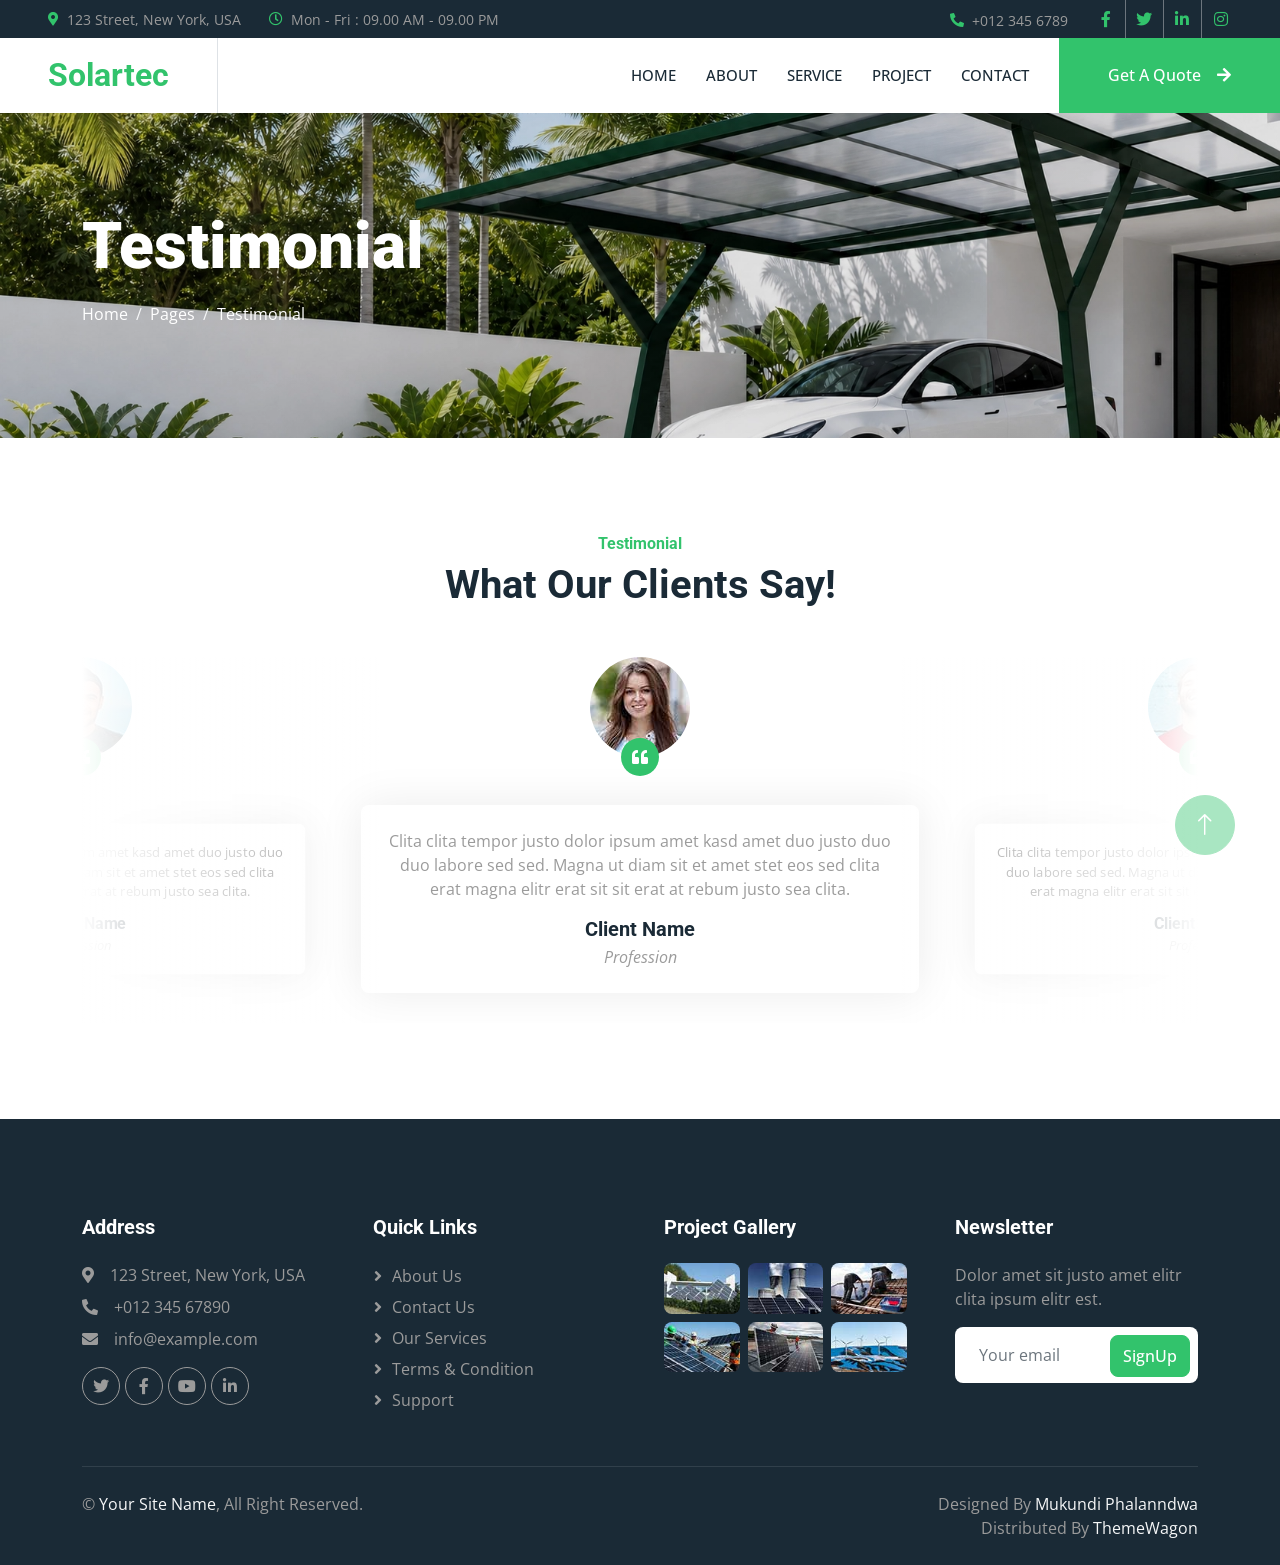
<file: testimonial.html>
<!DOCTYPE html>
<html lang="en">

<head>
    <meta charset="utf-8">
    <title>Solartec - Renewable Energy Website Template</title>
    <meta content="width=device-width, initial-scale=1.0" name="viewport">
    <meta content="" name="keywords">
    <meta content="" name="description">

    <!-- Favicon -->
    <link href="img/favicon.ico" rel="icon">

    <!-- Google Web Fonts -->
    <link rel="preconnect" href="https://fonts.googleapis.com">
    <link rel="preconnect" href="https://fonts.gstatic.com" crossorigin>
    <link href="https://fonts.googleapis.com/css2?family=Open+Sans:wght@400;500&family=Roboto:wght@500;700;900&display=swap" rel="stylesheet"> 

    <!-- Icon Font Stylesheet -->
    <link href="https://cdnjs.cloudflare.com/ajax/libs/font-awesome/5.10.0/css/all.min.css" rel="stylesheet">
    <link href="https://cdn.jsdelivr.net/npm/bootstrap-icons@1.4.1/font/bootstrap-icons.css" rel="stylesheet">

    <!-- Libraries Stylesheet -->
    <link href="lib/animate/animate.min.css" rel="stylesheet">
    <link href="lib/owlcarousel/assets/owl.carousel.min.css" rel="stylesheet">
    <link href="lib/lightbox/css/lightbox.min.css" rel="stylesheet">

    <!-- Customized Bootstrap Stylesheet -->
    <link href="css/bootstrap.min.css" rel="stylesheet">

    <!-- Template Stylesheet -->
    <link href="css/style.css" rel="stylesheet">
</head>

<body>
    <!-- Spinner Start -->
    <div id="spinner" class="show bg-white position-fixed translate-middle w-100 vh-100 top-50 start-50 d-flex align-items-center justify-content-center">
        <div class="spinner-border text-primary" style="width: 3rem; height: 3rem;" role="status">
            <span class="sr-only">Loading...</span>
        </div>
    </div>
    <!-- Spinner End -->


    <!-- Topbar Start -->
    <div class="container-fluid bg-dark p-0">
        <div class="row gx-0 d-none d-lg-flex">
            <div class="col-lg-7 px-5 text-start">
                <div class="h-100 d-inline-flex align-items-center me-4">
                    <small class="fa fa-map-marker-alt text-primary me-2"></small>
                    <small>123 Street, New York, USA</small>
                </div>
                <div class="h-100 d-inline-flex align-items-center">
                    <small class="far fa-clock text-primary me-2"></small>
                    <small>Mon - Fri : 09.00 AM - 09.00 PM</small>
                </div>
            </div>
            <div class="col-lg-5 px-5 text-end">
                <div class="h-100 d-inline-flex align-items-center me-4">
                    <small class="fa fa-phone-alt text-primary me-2"></small>
                    <small>+012 345 6789</small>
                </div>
                <div class="h-100 d-inline-flex align-items-center mx-n2">
                    <a class="btn btn-square btn-link rounded-0 border-0 border-end border-secondary" href=""><i class="fab fa-facebook-f"></i></a>
                    <a class="btn btn-square btn-link rounded-0 border-0 border-end border-secondary" href=""><i class="fab fa-twitter"></i></a>
                    <a class="btn btn-square btn-link rounded-0 border-0 border-end border-secondary" href=""><i class="fab fa-linkedin-in"></i></a>
                    <a class="btn btn-square btn-link rounded-0" href=""><i class="fab fa-instagram"></i></a>
                </div>
            </div>
        </div>
    </div>
    <!-- Topbar End -->


    <!-- Navbar Start -->
    <nav class="navbar navbar-expand-lg bg-white navbar-light sticky-top p-0">
        <a href="index.html" class="navbar-brand d-flex align-items-center border-end px-4 px-lg-5">
            <h2 class="m-0 text-primary">Solartec</h2>
        </a>
        <button type="button" class="navbar-toggler me-4" data-bs-toggle="collapse" data-bs-target="#navbarCollapse">
            <span class="navbar-toggler-icon"></span>
        </button>
        <div class="collapse navbar-collapse" id="navbarCollapse">
            <div class="navbar-nav ms-auto p-4 p-lg-0">
                <a href="index.html" class="nav-item nav-link">Home</a>
                <a href="about.html" class="nav-item nav-link">About</a>
                <a href="service.html" class="nav-item nav-link">Service</a>
                <a href="project.html" class="nav-item nav-link">Project</a>
                <div class="nav-item dropdown">

                    <div class="dropdown-menu bg-light m-0">
                        <a href="feature.html" class="dropdown-item">Feature</a>
                        <a href="quote.html" class="dropdown-item">Free Quote</a>
                        <a href="team.html" class="dropdown-item">Our Team</a>
                        <a href="testimonial.html" class="dropdown-item active">Testimonial</a>
                        <a href="404.html" class="dropdown-item">404 Page</a>
                    </div>
                </div>
                <a href="contact.html" class="nav-item nav-link">Contact</a>
            </div>
            <a href="" class="btn btn-primary rounded-0 py-4 px-lg-5 d-none d-lg-block">Get A Quote<i class="fa fa-arrow-right ms-3"></i></a>
        </div>
    </nav>
    <!-- Navbar End -->


    <!-- Page Header Start -->
    <div class="container-fluid page-header py-5 mb-5">
        <div class="container py-5">
            <h1 class="display-3 text-white mb-3 animated slideInDown">Testimonial</h1>
            <nav aria-label="breadcrumb animated slideInDown">
                <ol class="breadcrumb">
                    <li class="breadcrumb-item"><a class="text-white" href="#">Home</a></li>
                    <li class="breadcrumb-item"><a class="text-white" href="#">Pages</a></li>
                    <li class="breadcrumb-item text-white active" aria-current="page">Testimonial</li>
                </ol>
            </nav>
        </div>
    </div>
    <!-- Page Header End -->


    <!-- Testimonial Start -->
    <div class="container-xxl py-5">
        <div class="container">
            <div class="text-center mx-auto mb-5 wow fadeInUp" data-wow-delay="0.1s" style="max-width: 600px;">
                <h6 class="text-primary">Testimonial</h6>
                <h1 class="mb-4">What Our Clients Say!</h1>
            </div>
            <div class="owl-carousel testimonial-carousel wow fadeInUp" data-wow-delay="0.1s">
                <div class="testimonial-item text-center">
                    <div class="testimonial-img position-relative">
                        <img class="img-fluid rounded-circle mx-auto mb-5" src="img/testimonial-1.jpg">
                        <div class="btn-square bg-primary rounded-circle">
                            <i class="fa fa-quote-left text-white"></i>
                        </div>
                    </div>
                    <div class="testimonial-text text-center rounded p-4">
                        <p>Clita clita tempor justo dolor ipsum amet kasd amet duo justo duo duo labore sed sed. Magna ut diam sit et amet stet eos sed clita erat magna elitr erat sit sit erat at rebum justo sea clita.</p>
                        <h5 class="mb-1">Client Name</h5>
                        <span class="fst-italic">Profession</span>
                    </div>
                </div>
                <div class="testimonial-item text-center">
                    <div class="testimonial-img position-relative">
                        <img class="img-fluid rounded-circle mx-auto mb-5" src="img/testimonial-2.jpg">
                        <div class="btn-square bg-primary rounded-circle">
                            <i class="fa fa-quote-left text-white"></i>
                        </div>
                    </div>
                    <div class="testimonial-text text-center rounded p-4">
                        <p>Clita clita tempor justo dolor ipsum amet kasd amet duo justo duo duo labore sed sed. Magna ut diam sit et amet stet eos sed clita erat magna elitr erat sit sit erat at rebum justo sea clita.</p>
                        <h5 class="mb-1">Client Name</h5>
                        <span class="fst-italic">Profession</span>
                    </div>
                </div>
                <div class="testimonial-item text-center">
                    <div class="testimonial-img position-relative">
                        <img class="img-fluid rounded-circle mx-auto mb-5" src="img/testimonial-3.jpg">
                        <div class="btn-square bg-primary rounded-circle">
                            <i class="fa fa-quote-left text-white"></i>
                        </div>
                    </div>
                    <div class="testimonial-text text-center rounded p-4">
                        <p>Clita clita tempor justo dolor ipsum amet kasd amet duo justo duo duo labore sed sed. Magna ut diam sit et amet stet eos sed clita erat magna elitr erat sit sit erat at rebum justo sea clita.</p>
                        <h5 class="mb-1">Client Name</h5>
                        <span class="fst-italic">Profession</span>
                    </div>
                </div>
            </div>
        </div>
    </div>
    <!-- Testimonial End -->
        

    <!-- Footer Start -->
    <div class="container-fluid bg-dark text-body footer mt-5 pt-5 wow fadeIn" data-wow-delay="0.1s">
        <div class="container py-5">
            <div class="row g-5">
                <div class="col-lg-3 col-md-6">
                    <h5 class="text-white mb-4">Address</h5>
                    <p class="mb-2"><i class="fa fa-map-marker-alt me-3"></i>123 Street, New York, USA</p>
                    <p class="mb-2"><i class="fa fa-phone-alt me-3"></i>+012 345 67890</p>
                    <p class="mb-2"><i class="fa fa-envelope me-3"></i>info@example.com</p>
                    <div class="d-flex pt-2">
                        <a class="btn btn-square btn-outline-light btn-social" href=""><i class="fab fa-twitter"></i></a>
                        <a class="btn btn-square btn-outline-light btn-social" href=""><i class="fab fa-facebook-f"></i></a>
                        <a class="btn btn-square btn-outline-light btn-social" href=""><i class="fab fa-youtube"></i></a>
                        <a class="btn btn-square btn-outline-light btn-social" href=""><i class="fab fa-linkedin-in"></i></a>
                    </div>
                </div>
                <div class="col-lg-3 col-md-6">
                    <h5 class="text-white mb-4">Quick Links</h5>
                    <a class="btn btn-link" href="">About Us</a>
                    <a class="btn btn-link" href="">Contact Us</a>
                    <a class="btn btn-link" href="">Our Services</a>
                    <a class="btn btn-link" href="">Terms & Condition</a>
                    <a class="btn btn-link" href="">Support</a>
                </div>
                <div class="col-lg-3 col-md-6">
                    <h5 class="text-white mb-4">Project Gallery</h5>
                    <div class="row g-2">
                        <div class="col-4">
                            <img class="img-fluid rounded" src="img/gallery-1.jpg" alt="">
                        </div>
                        <div class="col-4">
                            <img class="img-fluid rounded" src="img/gallery-2.jpg" alt="">
                        </div>
                        <div class="col-4">
                            <img class="img-fluid rounded" src="img/gallery-3.jpg" alt="">
                        </div>
                        <div class="col-4">
                            <img class="img-fluid rounded" src="img/gallery-4.jpg" alt="">
                        </div>
                        <div class="col-4">
                            <img class="img-fluid rounded" src="img/gallery-5.jpg" alt="">
                        </div>
                        <div class="col-4">
                            <img class="img-fluid rounded" src="img/gallery-6.jpg" alt="">
                        </div>
                    </div>
                </div>
                <div class="col-lg-3 col-md-6">
                    <h5 class="text-white mb-4">Newsletter</h5>
                    <p>Dolor amet sit justo amet elitr clita ipsum elitr est.</p>
                    <div class="position-relative mx-auto" style="max-width: 400px;">
                        <input class="form-control border-0 w-100 py-3 ps-4 pe-5" type="text" placeholder="Your email">
                        <button type="button" class="btn btn-primary py-2 position-absolute top-0 end-0 mt-2 me-2">SignUp</button>
                    </div>
                </div>
            </div>
        </div>
        <div class="container">
            <div class="copyright">
                <div class="row">
                    <div class="col-md-6 text-center text-md-start mb-3 mb-md-0">
                        &copy; <a href="#">Your Site Name</a>, All Right Reserved.
                    </div>
                    <div class="col-md-6 text-center text-md-end">
                        <!--/*** This template is free as long as you keep the footer author’s credit link/attribution link/backlink. If you'd like to use the template without the footer author’s credit link/attribution link/backlink, you can purchase the Credit Removal License from "https://htmlcodex.com/credit-removal". Thank you for your support. ***/-->
                         Designed By <a href="#">Mukundi Phalanndwa</a>
                        <br>Distributed By <a href="https://themewagon.com" target="_blank">ThemeWagon</a>
                    </div>
                </div>
            </div>
        </div>
    </div>
    <!-- Footer End -->


    <!-- Back to Top -->
    <a href="#" class="btn btn-lg btn-primary btn-lg-square rounded-circle back-to-top"><i class="bi bi-arrow-up"></i></a>


    <!-- JavaScript Libraries -->
    <script src="https://code.jquery.com/jquery-3.4.1.min.js"></script>
    <script src="https://cdn.jsdelivr.net/npm/bootstrap@5.0.0/dist/js/bootstrap.bundle.min.js"></script>
    <script src="lib/wow/wow.min.js"></script>
    <script src="lib/easing/easing.min.js"></script>
    <script src="lib/waypoints/waypoints.min.js"></script>
    <script src="lib/counterup/counterup.min.js"></script>
    <script src="lib/owlcarousel/owl.carousel.min.js"></script>
    <script src="lib/isotope/isotope.pkgd.min.js"></script>
    <script src="lib/lightbox/js/lightbox.min.js"></script>

    <!-- Template Javascript -->
    <script src="js/main.js"></script>
</body>

</html>
</file>
<file: css/style.css>
/********** Template CSS **********/
:root {
    --primary: #32C36C;
    --light: #F6F7F8;
    --dark: #1A2A36;
}

.fw-medium {
    font-weight: 500 !important;
}

.fw-bold {
    font-weight: 700 !important;
}

.fw-black {
    font-weight: 900 !important;
}

.back-to-top {
    position: fixed;
    display: none;
    right: 45px;
    bottom: 45px;
    z-index: 99;
}


/*** Spinner ***/
#spinner {
    opacity: 0;
    visibility: hidden;
    transition: opacity .5s ease-out, visibility 0s linear .5s;
    z-index: 99999;
}

#spinner.show {
    transition: opacity .5s ease-out, visibility 0s linear 0s;
    visibility: visible;
    opacity: 1;
}


/*** Button ***/
.btn {
    font-weight: 500;
    transition: .5s;
}

.btn.btn-primary,
.btn.btn-outline-primary:hover {
    color: #FFFFFF;
}

.btn-square {
    width: 38px;
    height: 38px;
}

.btn-sm-square {
    width: 32px;
    height: 32px;
}

.btn-lg-square {
    width: 48px;
    height: 48px;
}

.btn-square,
.btn-sm-square,
.btn-lg-square {
    padding: 0;
    display: flex;
    align-items: center;
    justify-content: center;
    font-weight: normal;
}

/*** Navbar ***/
.navbar.sticky-top {
    top: -100px;
    transition: .5s;
}

.navbar .navbar-brand,
.navbar a.btn {
    height: 75px;
}

.navbar .navbar-nav .nav-link {
    margin-right: 30px;
    padding: 25px 0;
    color: var(--dark);
    font-size: 15px;
    font-weight: 500;
    text-transform: uppercase;
    outline: none;
}

.navbar .navbar-nav .nav-link:hover,
.navbar .navbar-nav .nav-link.active {
    color: var(--primary);
}

.navbar .dropdown-toggle::after {
    border: none;
    content: "\f107";
    font-family: "Font Awesome 5 Free";
    font-weight: 900;
    vertical-align: middle;
    margin-left: 8px;
}

@media (max-width: 991.98px) {
    .navbar .navbar-nav .nav-link  {
        margin-right: 0;
        padding: 10px 0;
    }

    .navbar .navbar-nav {
        border-top: 1px solid #EEEEEE;
    }
}

@media (min-width: 992px) {
    .navbar .nav-item .dropdown-menu {
        display: block;
        border: none;
        margin-top: 0;
        top: 150%;
        opacity: 0;
        visibility: hidden;
        transition: .5s;
    }

    .navbar .nav-item:hover .dropdown-menu {
        top: 100%;
        visibility: visible;
        transition: .5s;
        opacity: 1;
    }
}


/*** Header ***/
.owl-carousel-inner {
    position: absolute;
    width: 100%;
    height: 100%;
    top: 0;
    left: 0;
    display: flex;
    align-items: center;
    background: rgba(0, 0, 0, .1);
}

@media (max-width: 768px) {
    .header-carousel .owl-carousel-item {
        position: relative;
        min-height: 500px;
    }

    .header-carousel .owl-carousel-item img {
        position: absolute;
        width: 100%;
        height: 100%;
        object-fit: cover;
    }

    .header-carousel .owl-carousel-item p {
        font-size: 16px !important;
    }
}

.header-carousel .owl-dots {
    position: absolute;
    width: 60px;
    height: 100%;
    top: 0;
    right: 30px;
    display: flex;
    flex-direction: column;
    align-items: center;
    justify-content: center;
}

.header-carousel .owl-dots .owl-dot {
    position: relative;
    width: 45px;
    height: 45px;
    margin: 5px 0;
    background: #FFFFFF;
    box-shadow: 0 0 30px rgba(255, 255, 255, .9);
    border-radius: 45px;
    transition: .5s;
}

.header-carousel .owl-dots .owl-dot.active {
    width: 60px;
    height: 60px;
}

.header-carousel .owl-dots .owl-dot img {
    position: absolute;
    width: 100%;
    height: 100%;
    object-fit: cover;
    padding: 2px;
    border-radius: 45px;
    transition: .5s;
}
.btn-lg-square {
  width: 60px;
  height: 60px;
  flex-shrink: 0; /* prevents the icon from compressing */
  display: flex;
  align-items: center;
  justify-content: center;
}
.btn-lg-square i {
  font-size: 24px;
}
.page-header {
    background: linear-gradient(rgba(0, 0, 0, .1), rgba(0, 0, 0, .1)), url(../img/kkngg.png) center center no-repeat;
    background-size: cover;
}

.breadcrumb-item + .breadcrumb-item::before {
    color: var(--light);
}


/*** About ***/
@media (min-width: 992px) {
    .container.about {
        max-width: 100% !important;
    }

    .about-text  {
        padding-right: calc(((100% - 960px) / 2) + .75rem);
    }
}

@media (min-width: 1200px) {
    .about-text  {
        padding-right: calc(((100% - 1140px) / 2) + .75rem);
    }
}

@media (min-width: 1400px) {
    .about-text  {
        padding-right: calc(((100% - 1320px) / 2) + .75rem);
    }
}


/*** Service ***/
.service-item {
    box-shadow: 0 0 45px rgba(0, 0, 0, .08);
}

.service-icon {
    position: relative;
    margin: -50px 0 25px 0;
    width: 100px;
    height: 100px;
    display: flex;
    align-items: center;
    justify-content: center;
    color: var(--primary);
    background: #FFFFFF;
    border-radius: 100px;
    box-shadow: 0 0 45px rgba(0, 0, 0, .08);
    transition: .5s;
}

.service-item:hover .service-icon {
    color: #FFFFFF;
    background: var(--primary);
}


/*** Feature ***/
@media (min-width: 992px) {
    .container.feature {
        max-width: 100% !important;
    }

    .feature-text  {
        padding-left: calc(((100% - 960px) / 2) + .75rem);
    }
}

@media (min-width: 1200px) {
    .feature-text  {
        padding-left: calc(((100% - 1140px) / 2) + .75rem);
    }
}

@media (min-width: 1400px) {
    .feature-text  {
        padding-left: calc(((100% - 1320px) / 2) + .75rem);
    }
}


/*** Project Portfolio ***/
#portfolio-flters li {
    display: inline-block;
    font-weight: 500;
    color: var(--dark);
    cursor: pointer;
    transition: .5s;
    border-bottom: 2px solid transparent;
}

#portfolio-flters li:hover,
#portfolio-flters li.active {
    color: var(--primary);
    border-color: var(--primary);
}

.portfolio-img {
    position: relative;
}

.portfolio-img::before,
.portfolio-img::after {
    position: absolute;
    content: "";
    width: 0;
    height: 100%;
    top: 0;
    background: var(--dark);
    transition: .5s;
}

.portfolio-img::before {
    left: 50%;
}

.portfolio-img::after {
    right: 50%;
}

.portfolio-item:hover .portfolio-img::before {
    width: 51%;
    left: 0;
}

.portfolio-item:hover .portfolio-img::after {
    width: 51%;
    right: 0;
}

.portfolio-btn {
    position: absolute;
    top: 0;
    left: 0;
    width: 100%;
    height: 100%;
    display: flex;
    align-items: center;
    justify-content: center;
    opacity: 0;
    z-index: 1;
    transition: .5s;
}

.portfolio-item:hover .portfolio-btn {
    opacity: 1;
    transition-delay: .3s;
}


/*** Quote ***/
@media (min-width: 992px) {
    .container.quote {
        max-width: 100% !important;
    }

    .quote-text  {
        padding-right: calc(((100% - 960px) / 2) + .75rem);
    }
}

@media (min-width: 1200px) {
    .quote-text  {
        padding-right: calc(((100% - 1140px) / 2) + .75rem);
    }
}

@media (min-width: 1400px) {
    .quote-text  {
        padding-right: calc(((100% - 1320px) / 2) + .75rem);
    }
}


/*** Team ***/
.team-item {
    box-shadow: 0 0 45px rgba(0, 0, 0, .08);
}

.team-item img {
    border-radius: 8px 60px 0 0;
}

.team-item .team-social {
    display: flex;
    flex-direction: column;
    align-items: center;
    justify-content: flex-end;
    background: #FFFFFF;
    transition: .5s;
}


/*** Testimonial ***/
.testimonial-carousel::before {
    position: absolute;
    content: "";
    top: 0;
    left: 0;
    height: 100%;
    width: 0;
    background: linear-gradient(to right, rgba(255, 255, 255, 1) 0%, rgba(255, 255, 255, 0) 100%);
    z-index: 1;
}

.testimonial-carousel::after {
    position: absolute;
    content: "";
    top: 0;
    right: 0;
    height: 100%;
    width: 0;
    background: linear-gradient(to left, rgba(255, 255, 255, 1) 0%, rgba(255, 255, 255, 0) 100%);
    z-index: 1;
}

@media (min-width: 768px) {
    .testimonial-carousel::before,
    .testimonial-carousel::after {
        width: 200px;
    }
}

@media (min-width: 992px) {
    .testimonial-carousel::before,
    .testimonial-carousel::after {
        width: 300px;
    }
}

.testimonial-carousel .owl-nav {
    position: absolute;
    width: 350px;
    top: 20px;
    left: 50%;
    transform: translateX(-50%);
    display: flex;
    justify-content: space-between;
    opacity: 0;
    transition: .5s;
    z-index: 1;
}

.testimonial-carousel:hover .owl-nav {
    width: 300px;
    opacity: 1;
}

.testimonial-carousel .owl-nav .owl-prev,
.testimonial-carousel .owl-nav .owl-next {
    position: relative;
    color: var(--primary);
    font-size: 45px;
    transition: .5s;
}

.testimonial-carousel .owl-nav .owl-prev:hover,
.testimonial-carousel .owl-nav .owl-next:hover {
    color: var(--dark);
}

.testimonial-carousel .testimonial-img img {
    width: 100px;
    height: 100px;
}

.testimonial-carousel .testimonial-img .btn-square {
    position: absolute;
    bottom: -19px;
    left: 50%;
    transform: translateX(-50%);
}

.testimonial-carousel .owl-item .testimonial-text {
    margin-bottom: 30px;
    box-shadow: 0 0 45px rgba(0, 0, 0, .08);
    transform: scale(.8);
    transition: .5s;
}

.testimonial-carousel .owl-item.center .testimonial-text {
    transform: scale(1);
}


/*** Contact ***/
@media (min-width: 992px) {
    .container.contact {
        max-width: 100% !important;
    }

    .contact-text  {
        padding-left: calc(((100% - 960px) / 2) + .75rem);
    }
}

@media (min-width: 1200px) {
    .contact-text  {
        padding-left: calc(((100% - 1140px) / 2) + .75rem);
    }
}

@media (min-width: 1400px) {
    .contact-text  {
        padding-left: calc(((100% - 1320px) / 2) + .75rem);
    }
}


/*** Footer ***/
.footer .btn.btn-social {
    margin-right: 5px;
    color: #9B9B9B;
    border: 1px solid #9B9B9B;
    border-radius: 38px;
    transition: .3s;
}

.footer .btn.btn-social:hover {
    color: var(--primary);
    border-color: var(--light);
}

.footer .btn.btn-link {
    display: block;
    margin-bottom: 5px;
    padding: 0;
    text-align: left;
    color: #9B9B9B;
    font-weight: normal;
    text-transform: capitalize;
    transition: .3s;
}

.footer .btn.btn-link::before {
    position: relative;
    content: "\f105";
    font-family: "Font Awesome 5 Free";
    font-weight: 900;
    margin-right: 10px;
}

.footer .btn.btn-link:hover {
    color: #FFFFFF;
    letter-spacing: 1px;
    box-shadow: none;
}

.footer .copyright {
    padding: 25px 0;
    border-top: 1px solid rgba(256, 256, 256, .1);
}

.footer .copyright a {
    color: var(--light);
}

.footer .copyright a:hover {
    color: var(--primary);
}
</file>
